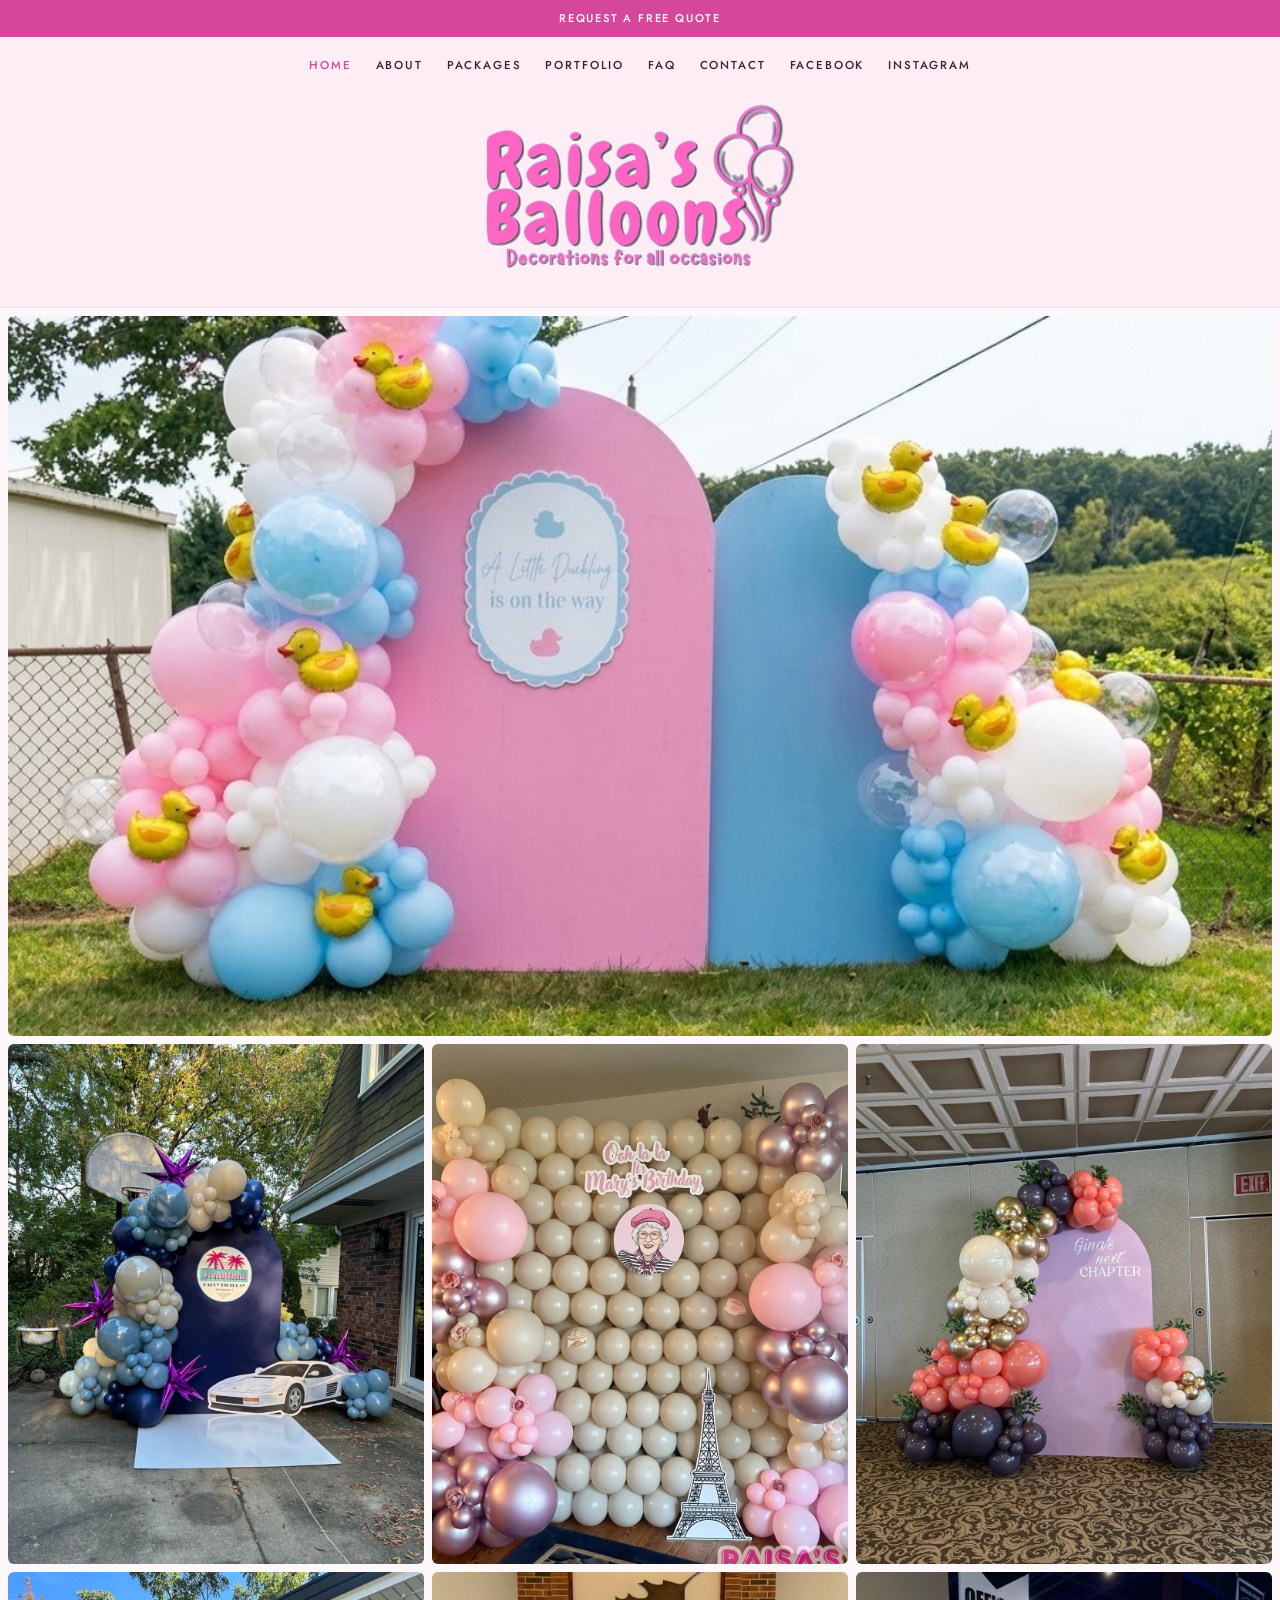
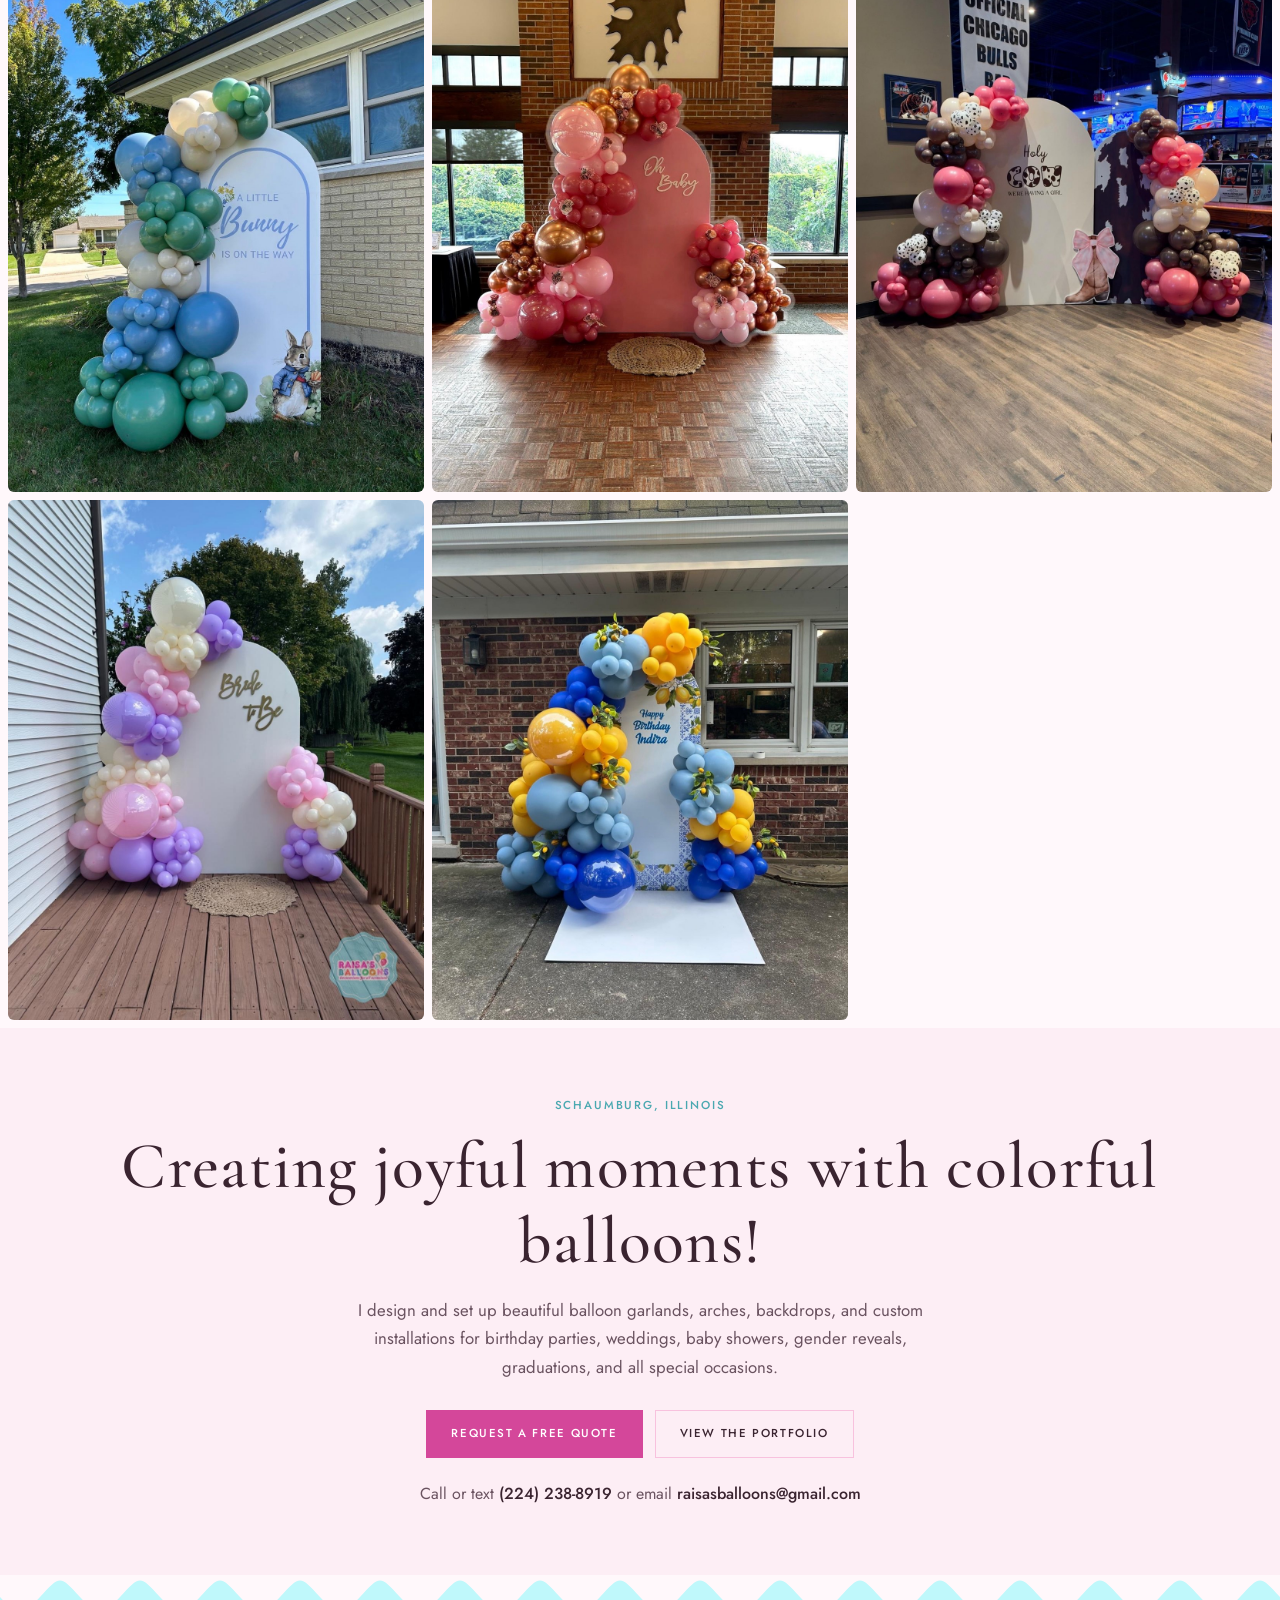
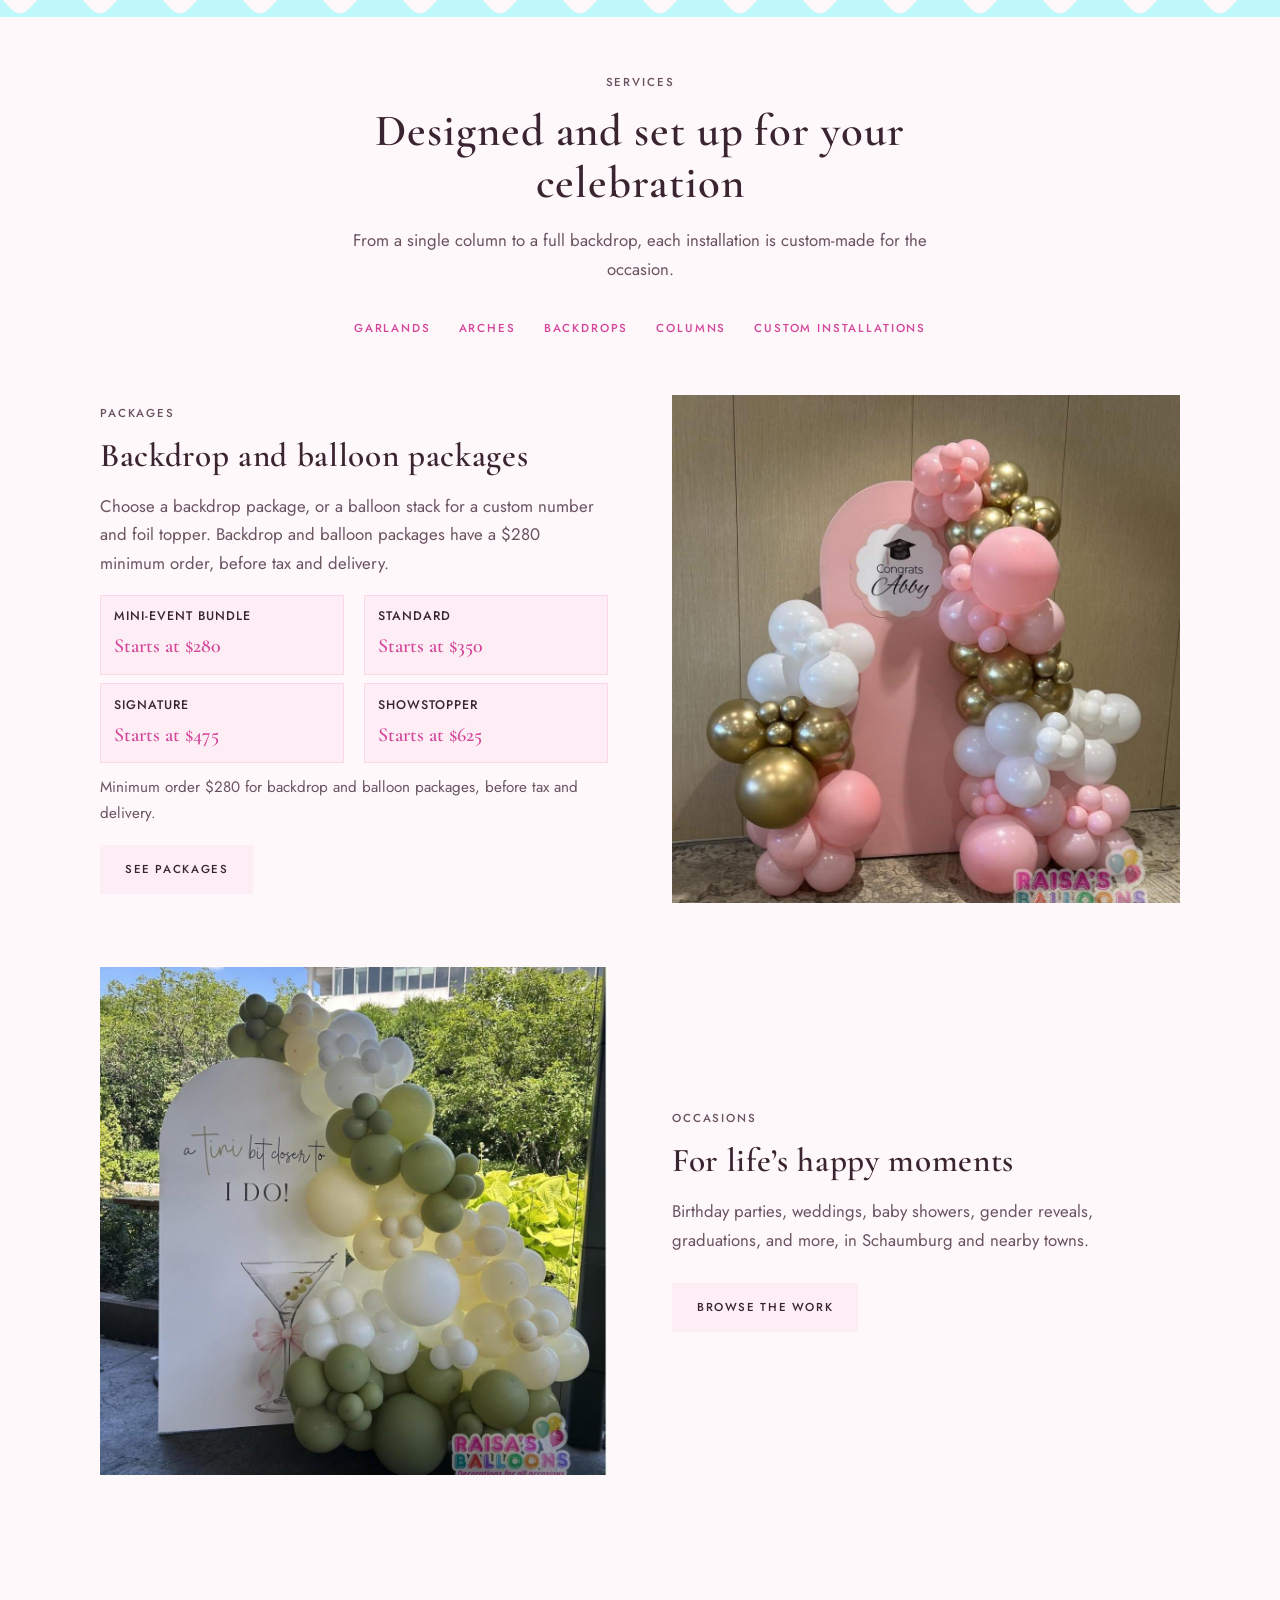
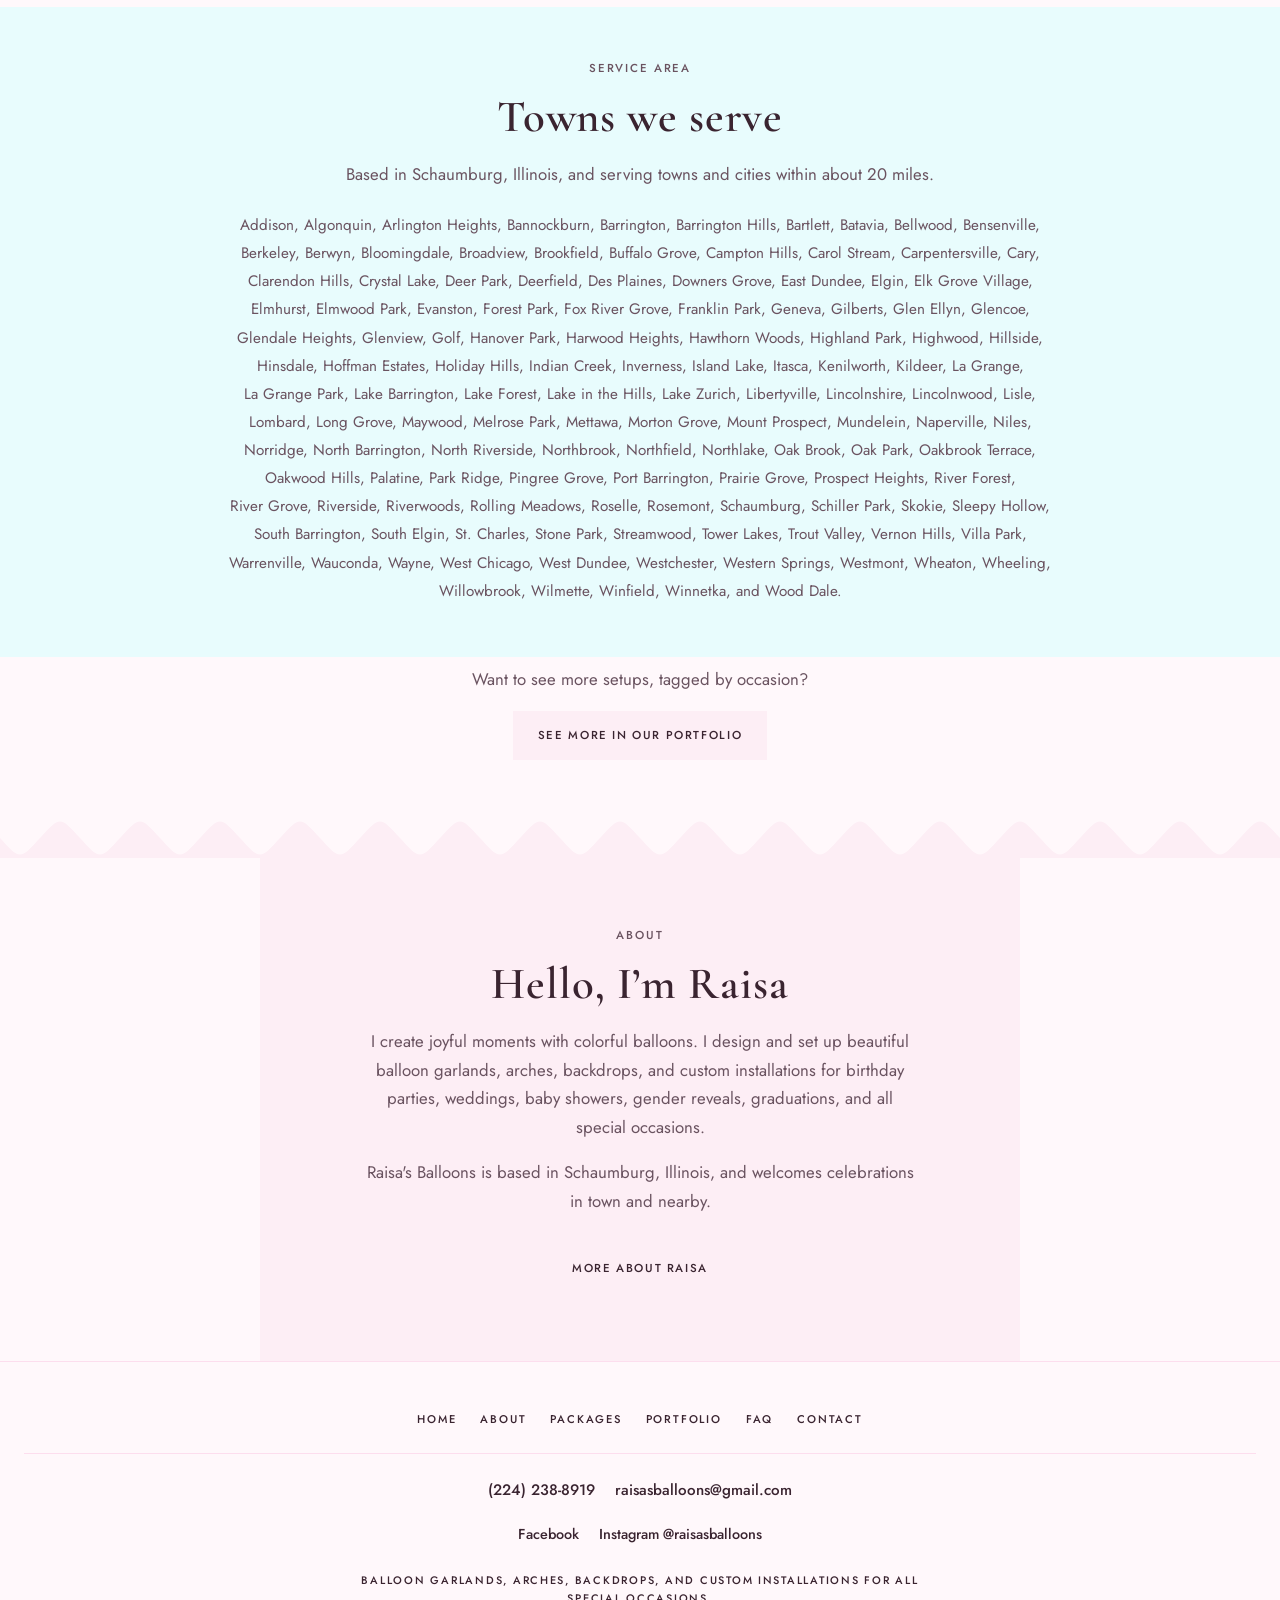
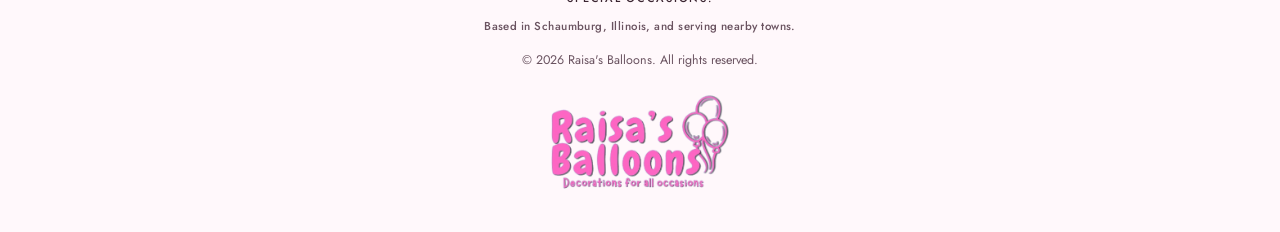
<file: index.html>
<!DOCTYPE html>
<html lang="en">
<head>
  <meta charset="utf-8">
  <meta name="viewport" content="width=device-width, initial-scale=1">
  <title>Raisa's Balloons | Balloon Decor in Schaumburg, IL</title>
  <meta name="description" content="Raisa's Balloons designs balloon garlands, arches, and backdrops in Schaumburg, Illinois, and nearby towns including Palatine, Hoffman Estates, and Elk Grove Village.">
  <link rel="icon" href="images/favicon.png" type="image/png">
  <link rel="apple-touch-icon" href="images/apple-touch-icon.png">
  <link rel="preconnect" href="https://fonts.googleapis.com">
  <link rel="preconnect" href="https://fonts.gstatic.com" crossorigin>
  <link href="https://fonts.googleapis.com/css2?family=Cormorant+Garamond:ital,wght@0,500;0,600;0,700;1,500&family=Fredoka:wght@500;600&family=Jost:ital,wght@0,300;0,400;0,500;0,600;1,400&display=swap" rel="stylesheet">
  <link rel="stylesheet" href="styles.css">
</head>
<body>
  <a class="skip-link" href="#main">Skip to content</a>
  <div class="topbar">
    <a href="https://www.honeybook.com/widget/raisas_balloons_300525/cf_id/6a5a841b2a270c5f07f671cb" target="_blank" rel="noopener">Request a free quote</a>
  </div>

  <header class="site-header">
    <input type="checkbox" id="nav-toggle" class="nav-toggle">
    <label for="nav-toggle" class="nav-toggle-btn">
      <span class="sr-only">Menu</span>
      <span class="nav-toggle-bar" aria-hidden="true"></span>
    </label>
    <nav class="site-nav" aria-label="Primary">
        <a href="index.html" aria-current="page">Home</a>
        <a href="about.html">About</a>
        <a href="packages.html">Packages</a>
        <a href="portfolio.html">Portfolio</a>
        <a href="faq.html">FAQ</a>
        <a href="contact.html">Contact</a>
        <a href="https://www.facebook.com/p/Raisas-Balloons-61575443287035/" target="_blank" rel="noopener">Facebook</a>
        <a href="https://www.instagram.com/raisasballoons/" target="_blank" rel="noopener">Instagram</a>
    </nav>
    <a class="brand" href="index.html" aria-label="Raisa's Balloons home">
      <img class="brand-logo" src="images/logo.png" width="898" height="491" alt="">
    </a>
  </header>
  <main id="main">
    <section class="featured-grid">
      <button type="button" class="gallery-item featured-wide"><img src="images/featured-7.jpg" width="1024" height="821" alt="Pink, blue, and white balloon garland with rubber duck foil balloons around pink and blue arch backdrops that read A little duckling is on the way."></button>
      <button type="button" class="gallery-item"><img src="images/featured-9.jpg" width="1080" height="1350" alt="Navy arch backdrop with blue, cream and navy balloon garland, purple star balloons, a palm-tree Happy Birthday Jonathan sign, and a white sports car cutout."></button>
      <button type="button" class="gallery-item"><img src="images/featured-8.jpg" width="1080" height="1350" alt="Cream balloon wall with pink and mauve garland, an Eiffel Tower cutout, and an Ooh la la, it's Mary's birthday sign."></button>
      <button type="button" class="gallery-item"><img src="images/featured-1.jpg" width="1080" height="1350" alt="Plum, coral, cream, and gold balloon garland around a lavender arch backdrop that reads Gina's next chapter."></button>
      <button type="button" class="gallery-item"><img src="images/featured-2.jpg" width="1080" height="1350" alt="Sage, green, blue, and cream balloon garland beside an arch backdrop that reads A little bunny is on the way."></button>
      <button type="button" class="gallery-item"><img src="images/featured-3.jpg" width="1080" height="1350" alt="Pink, rose, and copper balloon garland with flower accents around a pink arch backdrop that reads Oh Baby."></button>
      <button type="button" class="gallery-item"><img src="images/featured-4.jpg" width="1080" height="1350" alt="Pink, brown, cream, and cow-print balloon garland around a Holy Cow, we're having a girl backdrop."></button>
      <button type="button" class="gallery-item"><img src="images/featured-5.jpg" width="1080" height="1350" alt="Pink, lavender, and cream balloon garland around a white arch backdrop that reads Bride to Be."></button>
      <button type="button" class="gallery-item"><img src="images/featured-6.jpg" width="1080" height="1350" alt="Blue and yellow balloon garland with lemons around a Happy Birthday Indira backdrop."></button>
    </section>

    <section class="intro-band">
      <p class="eyebrow">Schaumburg, Illinois</p>
      <h1>Creating joyful moments with colorful balloons!</h1>
      <p class="lede">I design and set up beautiful balloon garlands, arches, backdrops, and custom installations for birthday parties, weddings, baby showers, gender reveals, graduations, and all special occasions.</p>
      <div class="cta-row">
        <a class="btn btn-primary" href="https://www.honeybook.com/widget/raisas_balloons_300525/cf_id/6a5a841b2a270c5f07f671cb" target="_blank" rel="noopener">Request a free quote</a>
        <a class="btn btn-ghost" href="portfolio.html">View the portfolio</a>
      </div>
      <p class="home-contact">Call or text <a href="tel:+12242388919">(224) 238-8919</a> or email <a href="mailto:raisasballoons@gmail.com">raisasballoons@gmail.com</a></p>
    </section>

    <div class="wave wave-aqua" aria-hidden="true"></div>

    <section class="offerings-tease">
      <div class="section-head">
        <p class="eyebrow">Services</p>
        <h2>Designed and set up for your celebration</h2>
        <p>From a single column to a full backdrop, each installation is custom-made for the occasion.</p>
      </div>
      <ul class="service-lines">
        <li>Garlands</li>
        <li>Arches</li>
        <li>Backdrops</li>
        <li>Columns</li>
        <li>Custom installations</li>
      </ul>

      <article class="split split-photo-right">
        <div class="split-copy">
          <p class="eyebrow">Packages</p>
          <h3>Backdrop and balloon packages</h3>
          <p>Choose a backdrop package, or a balloon stack for a custom number and foil topper. Backdrop and balloon packages have a $280 minimum order, before tax and delivery.</p>
          <ul class="home-tiers">
            <li><span>Mini-Event Bundle</span> <strong>Starts at $280</strong></li>
            <li><span>Standard</span> <strong>Starts at $350</strong></li>
            <li><span>Signature</span> <strong>Starts at $475</strong></li>
            <li><span>Showstopper</span> <strong>Starts at $625</strong></li>
          </ul>
          <p class="home-min">Minimum order $280 for backdrop and balloon packages, before tax and delivery.</p>
          <a class="btn btn-soft" href="packages.html">See packages</a>
        </div>
        <img src="images/gallery-07.jpg" width="1080" height="1080" alt="Pink, white, and gold balloon arch around a graduation backdrop.">
      </article>

      <article class="split split-photo-left">
        <img src="images/gallery-09.jpg" width="1080" height="1080" alt="Olive and cream balloon garland beside a bridal backdrop that reads a tini bit closer to I do.">
        <div class="split-copy">
          <p class="eyebrow">Occasions</p>
          <h3>For life’s happy moments</h3>
          <p>Birthday parties, weddings, baby showers, gender reveals, graduations, and more, in Schaumburg and nearby towns.</p>
          <a class="btn btn-soft" href="portfolio.html">Browse the work</a>
        </div>
      </article>
    </section>

    <section class="towns-serve" id="towns-we-serve">
      <div class="section-head">
        <p class="eyebrow">Service area</p>
        <h2>Towns we serve</h2>
        <p>Based in Schaumburg, Illinois, and serving towns and cities within about 20 miles.</p>
      </div>
      <p class="towns-list">Addison, Algonquin, <span class="town-name">Arlington Heights</span>, Bannockburn, Barrington, <span class="town-name">Barrington Hills</span>, Bartlett, Batavia, Bellwood, Bensenville, Berkeley, Berwyn, Bloomingdale, Broadview, Brookfield, <span class="town-name">Buffalo Grove</span>, <span class="town-name">Campton Hills</span>, <span class="town-name">Carol Stream</span>, Carpentersville, Cary, <span class="town-name">Clarendon Hills</span>, <span class="town-name">Crystal Lake</span>, <span class="town-name">Deer Park</span>, Deerfield, <span class="town-name">Des Plaines</span>, <span class="town-name">Downers Grove</span>, <span class="town-name">East Dundee</span>, Elgin, <span class="town-name">Elk Grove Village</span>, Elmhurst, <span class="town-name">Elmwood Park</span>, Evanston, <span class="town-name">Forest Park</span>, <span class="town-name">Fox River Grove</span>, <span class="town-name">Franklin Park</span>, Geneva, Gilberts, <span class="town-name">Glen Ellyn</span>, Glencoe, <span class="town-name">Glendale Heights</span>, Glenview, Golf, <span class="town-name">Hanover Park</span>, <span class="town-name">Harwood Heights</span>, <span class="town-name">Hawthorn Woods</span>, <span class="town-name">Highland Park</span>, Highwood, Hillside, Hinsdale, <span class="town-name">Hoffman Estates</span>, <span class="town-name">Holiday Hills</span>, <span class="town-name">Indian Creek</span>, Inverness, <span class="town-name">Island Lake</span>, Itasca, Kenilworth, Kildeer, <span class="town-name">La Grange</span>, <span class="town-name">La Grange Park</span>, <span class="town-name">Lake Barrington</span>, <span class="town-name">Lake Forest</span>, <span class="town-name">Lake in the Hills</span>, <span class="town-name">Lake Zurich</span>, Libertyville, Lincolnshire, Lincolnwood, Lisle, Lombard, <span class="town-name">Long Grove</span>, Maywood, <span class="town-name">Melrose Park</span>, Mettawa, <span class="town-name">Morton Grove</span>, <span class="town-name">Mount Prospect</span>, Mundelein, Naperville, Niles, Norridge, <span class="town-name">North Barrington</span>, <span class="town-name">North Riverside</span>, Northbrook, Northfield, Northlake, <span class="town-name">Oak Brook</span>, <span class="town-name">Oak Park</span>, <span class="town-name">Oakbrook Terrace</span>, <span class="town-name">Oakwood Hills</span>, Palatine, <span class="town-name">Park Ridge</span>, <span class="town-name">Pingree Grove</span>, <span class="town-name">Port Barrington</span>, <span class="town-name">Prairie Grove</span>, <span class="town-name">Prospect Heights</span>, <span class="town-name">River Forest</span>, <span class="town-name">River Grove</span>, Riverside, Riverwoods, <span class="town-name">Rolling Meadows</span>, Roselle, Rosemont, Schaumburg, <span class="town-name">Schiller Park</span>, Skokie, <span class="town-name">Sleepy Hollow</span>, <span class="town-name">South Barrington</span>, <span class="town-name">South Elgin</span>, <span class="town-name">St. Charles</span>, <span class="town-name">Stone Park</span>, Streamwood, <span class="town-name">Tower Lakes</span>, <span class="town-name">Trout Valley</span>, <span class="town-name">Vernon Hills</span>, <span class="town-name">Villa Park</span>, Warrenville, Wauconda, Wayne, <span class="town-name">West Chicago</span>, <span class="town-name">West Dundee</span>, Westchester, <span class="town-name">Western Springs</span>, Westmont, Wheaton, Wheeling, Willowbrook, Wilmette, Winfield, Winnetka, and <span class="town-name">Wood Dale</span>.</p>
    </section>

    <section class="portfolio-invite">
      <p>Want to see more setups, tagged by occasion?</p>
      <a class="btn btn-soft" href="portfolio.html">See more in our portfolio</a>
    </section>

    <div class="wave wave-blush" aria-hidden="true"></div>

    <section class="about-tease about-tease-solo">
      <div class="split-copy">
        <p class="eyebrow">About</p>
        <h2>Hello, I’m Raisa</h2>
        <p>I create joyful moments with colorful balloons. I design and set up beautiful balloon garlands, arches, backdrops, and custom installations for birthday parties, weddings, baby showers, gender reveals, graduations, and all special occasions.</p>
        <p>Raisa's Balloons is based in Schaumburg, Illinois, and welcomes celebrations in town and nearby.</p>
        <a class="btn btn-soft" href="about.html">More about Raisa</a>
      </div>
    </section>
  </main>
  <div class="lightbox" id="lightbox" hidden>
    <div class="lightbox-backdrop" data-close="true"></div>
    <button type="button" class="lightbox-close" data-close="true" aria-label="Close">×</button>
    <button type="button" class="lightbox-prev" aria-label="Previous photo">‹</button>
    <figure class="lightbox-figure">
      <img id="lightbox-image" src="images/gallery-01.jpg" alt="Balloon decoration photo">
      <figcaption id="lightbox-caption"></figcaption>
    </figure>
    <button type="button" class="lightbox-next" aria-label="Next photo">›</button>
  </div>

  <footer class="site-footer">
    <nav class="footer-nav" aria-label="Footer">
      <a href="index.html">Home</a>
      <a href="about.html">About</a>
      <a href="packages.html">Packages</a>
      <a href="portfolio.html">Portfolio</a>
      <a href="faq.html">FAQ</a>
      <a href="contact.html">Contact</a>
    </nav>
    <p class="footer-contact">
      <a href="tel:+12242388919">(224) 238-8919</a>
      <a href="mailto:raisasballoons@gmail.com">raisasballoons@gmail.com</a>
    </p>
    <p class="footer-social">
      <a href="https://www.facebook.com/p/Raisas-Balloons-61575443287035/" target="_blank" rel="noopener">Facebook</a>
      <a href="https://www.instagram.com/raisasballoons/" target="_blank" rel="noopener">Instagram @raisasballoons</a>
    </p>
    <p class="footer-specialty">Balloon garlands, arches, backdrops, and custom installations for all special occasions.</p>
    <p class="footer-place">Based in Schaumburg, Illinois, and serving nearby towns.</p>
    <p class="footer-copy">&copy; 2026 Raisa's Balloons. All rights reserved.</p>
    <img class="footer-logo" src="images/logo.png" width="898" height="491" alt="Raisa's Balloons">
  </footer>
  <script src="site.js"></script>
</body>
</html>
</file>
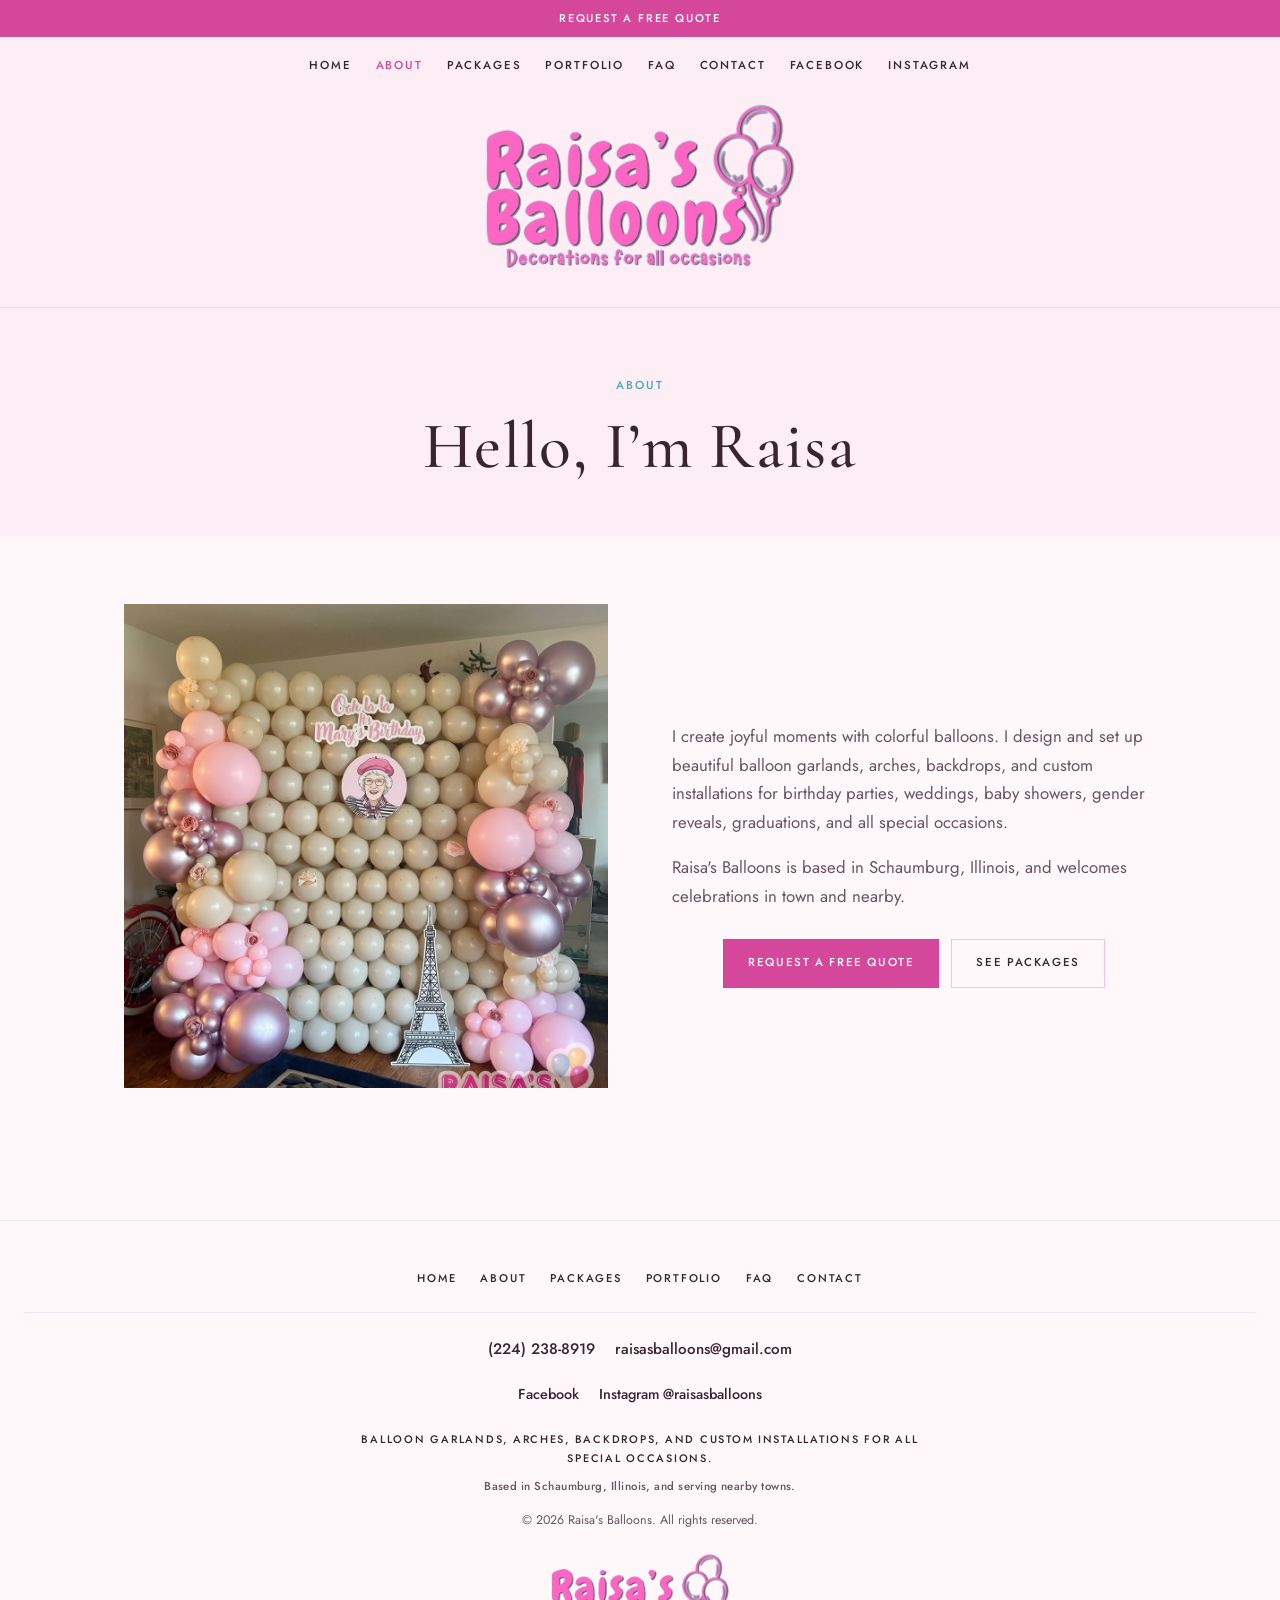
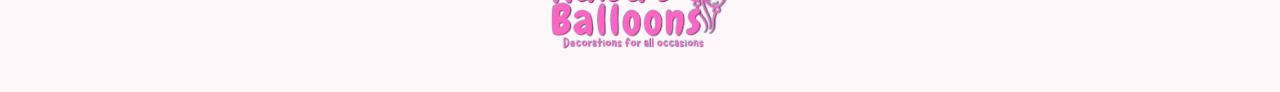
<file: about.html>
<!DOCTYPE html>
<html lang="en">
<head>
  <meta charset="utf-8">
  <meta name="viewport" content="width=device-width, initial-scale=1">
  <title>About Raisa | Raisa's Balloons</title>
  <meta name="description" content="Meet Raisa, who designs and sets up balloon garlands, arches, backdrops, and custom installations in Schaumburg, Illinois.">
  <link rel="icon" href="images/favicon.png" type="image/png">
  <link rel="apple-touch-icon" href="images/apple-touch-icon.png">
  <link rel="preconnect" href="https://fonts.googleapis.com">
  <link rel="preconnect" href="https://fonts.gstatic.com" crossorigin>
  <link href="https://fonts.googleapis.com/css2?family=Cormorant+Garamond:ital,wght@0,500;0,600;0,700;1,500&family=Fredoka:wght@500;600&family=Jost:ital,wght@0,300;0,400;0,500;0,600;1,400&display=swap" rel="stylesheet">
  <link rel="stylesheet" href="styles.css">
</head>
<body>
  <a class="skip-link" href="#main">Skip to content</a>
  <div class="topbar">
    <a href="https://www.honeybook.com/widget/raisas_balloons_300525/cf_id/6a5a841b2a270c5f07f671cb" target="_blank" rel="noopener">Request a free quote</a>
  </div>

  <header class="site-header">
    <input type="checkbox" id="nav-toggle" class="nav-toggle">
    <label for="nav-toggle" class="nav-toggle-btn">
      <span class="sr-only">Menu</span>
      <span class="nav-toggle-bar" aria-hidden="true"></span>
    </label>
    <nav class="site-nav" aria-label="Primary">
        <a href="index.html">Home</a>
        <a href="about.html" aria-current="page">About</a>
        <a href="packages.html">Packages</a>
        <a href="portfolio.html">Portfolio</a>
        <a href="faq.html">FAQ</a>
        <a href="contact.html">Contact</a>
        <a href="https://www.facebook.com/p/Raisas-Balloons-61575443287035/" target="_blank" rel="noopener">Facebook</a>
        <a href="https://www.instagram.com/raisasballoons/" target="_blank" rel="noopener">Instagram</a>
    </nav>
    <a class="brand" href="index.html" aria-label="Raisa's Balloons home">
      <img class="brand-logo" src="images/logo.png" width="898" height="491" alt="">
    </a>
  </header>
  <main id="main">
    <section class="page-intro">
      <p class="eyebrow">About</p>
      <h1>Hello, I’m Raisa</h1>
    </section>

    <section class="about-page">
      <img src="images/gallery-10.jpg" width="1080" height="1080" alt="A pastel metallic balloon wall created for a birthday celebration.">
      <div class="split-copy">
        <p>I create joyful moments with colorful balloons. I design and set up beautiful balloon garlands, arches, backdrops, and custom installations for birthday parties, weddings, baby showers, gender reveals, graduations, and all special occasions.</p>
        <p>Raisa's Balloons is based in Schaumburg, Illinois, and welcomes celebrations in town and nearby.</p>
        <div class="cta-row">
          <a class="btn btn-primary" href="https://www.honeybook.com/widget/raisas_balloons_300525/cf_id/6a5a841b2a270c5f07f671cb" target="_blank" rel="noopener">Request a free quote</a>
          <a class="btn btn-ghost" href="packages.html">See packages</a>
        </div>
      </div>
    </section>
  </main>
  <footer class="site-footer">
    <nav class="footer-nav" aria-label="Footer">
      <a href="index.html">Home</a>
      <a href="about.html">About</a>
      <a href="packages.html">Packages</a>
      <a href="portfolio.html">Portfolio</a>
      <a href="faq.html">FAQ</a>
      <a href="contact.html">Contact</a>
    </nav>
    <p class="footer-contact">
      <a href="tel:+12242388919">(224) 238-8919</a>
      <a href="mailto:raisasballoons@gmail.com">raisasballoons@gmail.com</a>
    </p>
    <p class="footer-social">
      <a href="https://www.facebook.com/p/Raisas-Balloons-61575443287035/" target="_blank" rel="noopener">Facebook</a>
      <a href="https://www.instagram.com/raisasballoons/" target="_blank" rel="noopener">Instagram @raisasballoons</a>
    </p>
    <p class="footer-specialty">Balloon garlands, arches, backdrops, and custom installations for all special occasions.</p>
    <p class="footer-place">Based in Schaumburg, Illinois, and serving nearby towns.</p>
    <p class="footer-copy">&copy; 2026 Raisa's Balloons. All rights reserved.</p>
    <img class="footer-logo" src="images/logo.png" width="898" height="491" alt="Raisa's Balloons">
  </footer>
  <script src="site.js"></script>
</body>
</html>
</file>
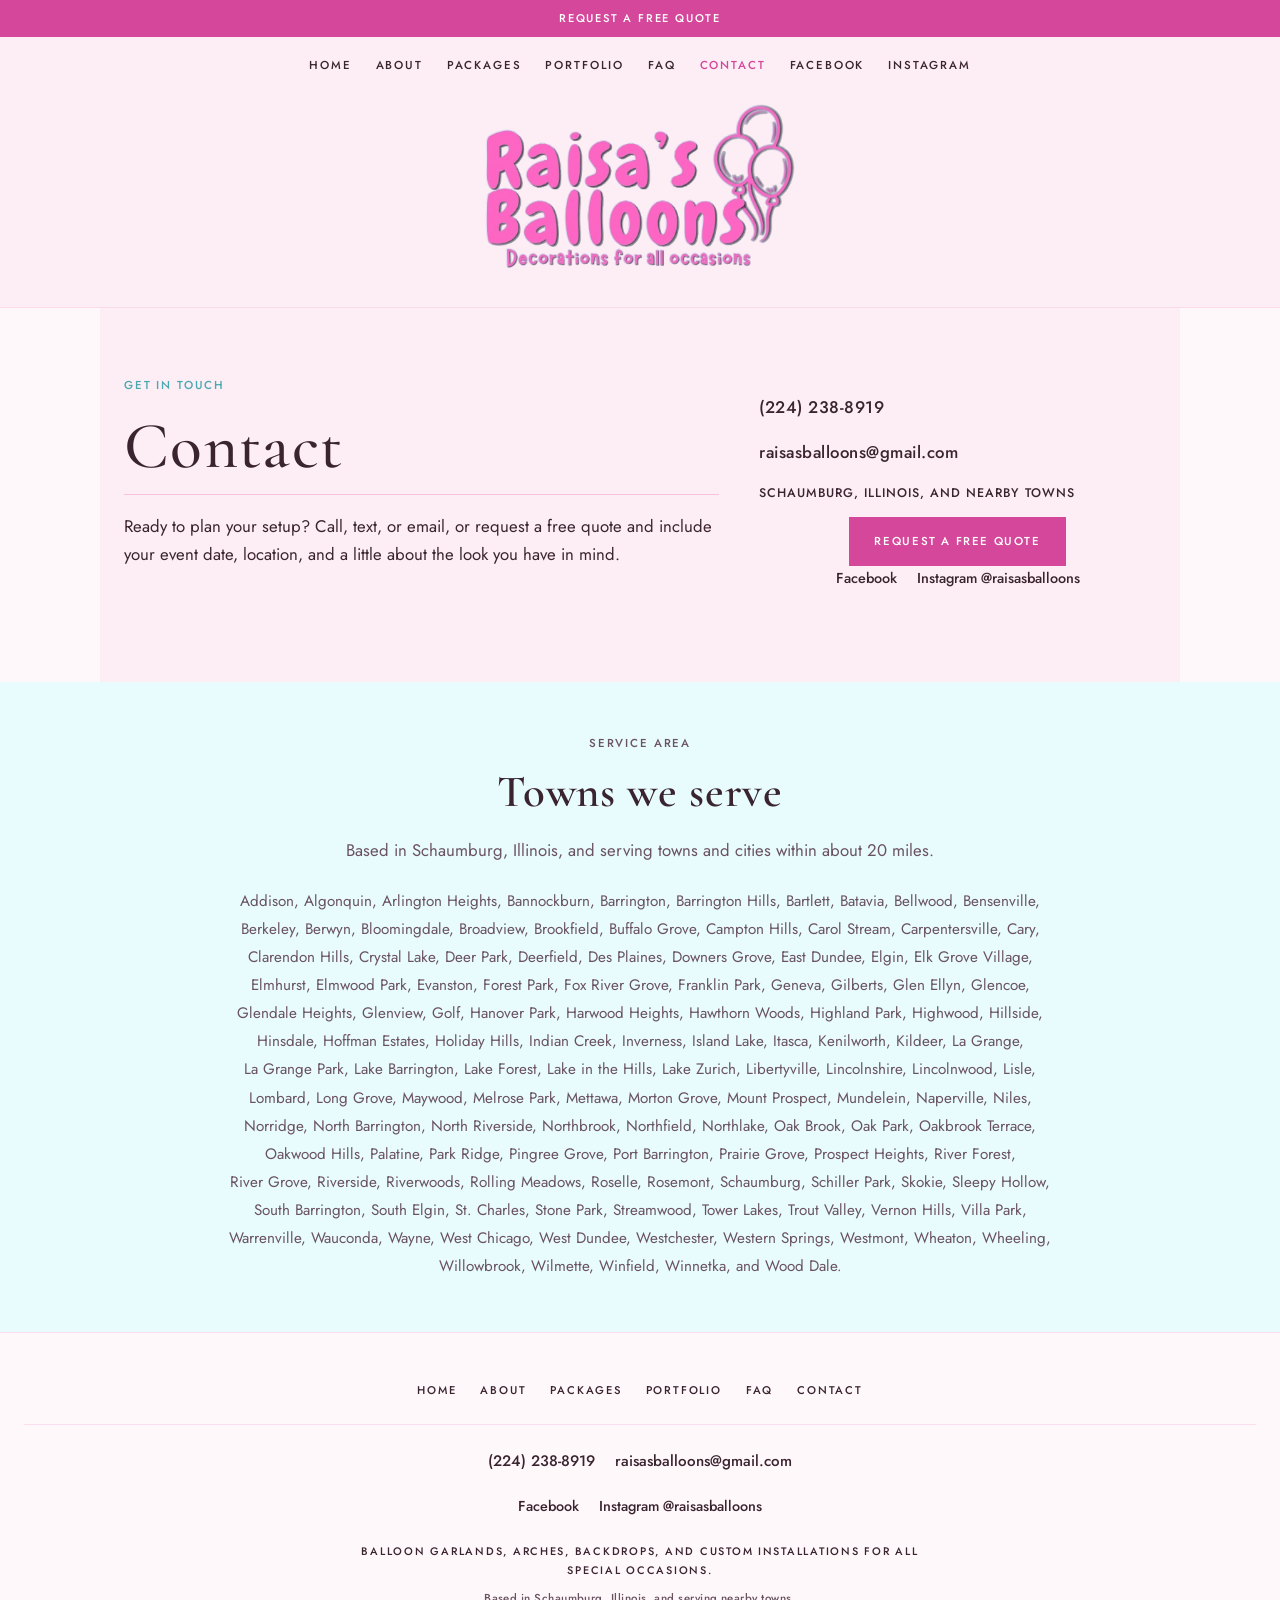
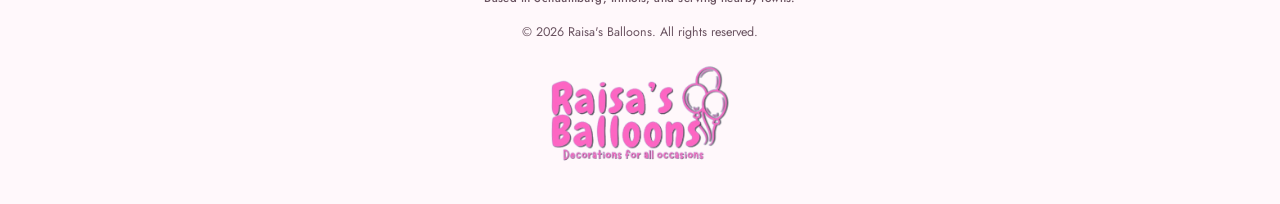
<file: contact.html>
<!DOCTYPE html>
<html lang="en">
<head>
  <meta charset="utf-8">
  <meta name="viewport" content="width=device-width, initial-scale=1">
  <title>Contact | Raisa's Balloons</title>
  <meta name="description" content="Call, text, or email Raisa's Balloons in Schaumburg, Illinois, and nearby towns including Palatine, Hoffman Estates, and Elk Grove Village.">
  <link rel="icon" href="images/favicon.png" type="image/png">
  <link rel="apple-touch-icon" href="images/apple-touch-icon.png">
  <link rel="preconnect" href="https://fonts.googleapis.com">
  <link rel="preconnect" href="https://fonts.gstatic.com" crossorigin>
  <link href="https://fonts.googleapis.com/css2?family=Cormorant+Garamond:ital,wght@0,500;0,600;0,700;1,500&family=Fredoka:wght@500;600&family=Jost:ital,wght@0,300;0,400;0,500;0,600;1,400&display=swap" rel="stylesheet">
  <link rel="stylesheet" href="styles.css">
</head>
<body>
  <a class="skip-link" href="#main">Skip to content</a>
  <div class="topbar">
    <a href="https://www.honeybook.com/widget/raisas_balloons_300525/cf_id/6a5a841b2a270c5f07f671cb" target="_blank" rel="noopener">Request a free quote</a>
  </div>

  <header class="site-header">
    <input type="checkbox" id="nav-toggle" class="nav-toggle">
    <label for="nav-toggle" class="nav-toggle-btn">
      <span class="sr-only">Menu</span>
      <span class="nav-toggle-bar" aria-hidden="true"></span>
    </label>
    <nav class="site-nav" aria-label="Primary">
        <a href="index.html">Home</a>
        <a href="about.html">About</a>
        <a href="packages.html">Packages</a>
        <a href="portfolio.html">Portfolio</a>
        <a href="faq.html">FAQ</a>
        <a href="contact.html" aria-current="page">Contact</a>
        <a href="https://www.facebook.com/p/Raisas-Balloons-61575443287035/" target="_blank" rel="noopener">Facebook</a>
        <a href="https://www.instagram.com/raisasballoons/" target="_blank" rel="noopener">Instagram</a>
    </nav>
    <a class="brand" href="index.html" aria-label="Raisa's Balloons home">
      <img class="brand-logo" src="images/logo.png" width="898" height="491" alt="">
    </a>
  </header>
  <main id="main">
    <section class="contact-page">
      <div class="contact-copy">
        <p class="eyebrow">Get in touch</p>
        <h1>Contact</h1>
        <p>Ready to plan your setup? Call, text, or email, or request a free quote and include your event date, location, and a little about the look you have in mind.</p>
      </div>
      <div class="contact-details">
        <p><a class="contact-link" href="tel:+12242388919">(224) 238-8919</a></p>
        <p><a class="contact-link" href="mailto:raisasballoons@gmail.com">raisasballoons@gmail.com</a></p>
        <p class="contact-place">Schaumburg, Illinois, and nearby towns</p>
        <div class="cta-row">
          <a class="btn btn-primary" href="https://www.honeybook.com/widget/raisas_balloons_300525/cf_id/6a5a841b2a270c5f07f671cb" target="_blank" rel="noopener">Request a free quote</a>
        </div>
        <p class="footer-social contact-social">
          <a href="https://www.facebook.com/p/Raisas-Balloons-61575443287035/" target="_blank" rel="noopener">Facebook</a>
          <a href="https://www.instagram.com/raisasballoons/" target="_blank" rel="noopener">Instagram @raisasballoons</a>
        </p>
      </div>
    </section>

    <section class="towns-serve towns-serve-page" id="towns-we-serve">
      <div class="section-head">
        <p class="eyebrow">Service area</p>
        <h2>Towns we serve</h2>
        <p>Based in Schaumburg, Illinois, and serving towns and cities within about 20 miles.</p>
      </div>
      <p class="towns-list">Addison, Algonquin, <span class="town-name">Arlington Heights</span>, Bannockburn, Barrington, <span class="town-name">Barrington Hills</span>, Bartlett, Batavia, Bellwood, Bensenville, Berkeley, Berwyn, Bloomingdale, Broadview, Brookfield, <span class="town-name">Buffalo Grove</span>, <span class="town-name">Campton Hills</span>, <span class="town-name">Carol Stream</span>, Carpentersville, Cary, <span class="town-name">Clarendon Hills</span>, <span class="town-name">Crystal Lake</span>, <span class="town-name">Deer Park</span>, Deerfield, <span class="town-name">Des Plaines</span>, <span class="town-name">Downers Grove</span>, <span class="town-name">East Dundee</span>, Elgin, <span class="town-name">Elk Grove Village</span>, Elmhurst, <span class="town-name">Elmwood Park</span>, Evanston, <span class="town-name">Forest Park</span>, <span class="town-name">Fox River Grove</span>, <span class="town-name">Franklin Park</span>, Geneva, Gilberts, <span class="town-name">Glen Ellyn</span>, Glencoe, <span class="town-name">Glendale Heights</span>, Glenview, Golf, <span class="town-name">Hanover Park</span>, <span class="town-name">Harwood Heights</span>, <span class="town-name">Hawthorn Woods</span>, <span class="town-name">Highland Park</span>, Highwood, Hillside, Hinsdale, <span class="town-name">Hoffman Estates</span>, <span class="town-name">Holiday Hills</span>, <span class="town-name">Indian Creek</span>, Inverness, <span class="town-name">Island Lake</span>, Itasca, Kenilworth, Kildeer, <span class="town-name">La Grange</span>, <span class="town-name">La Grange Park</span>, <span class="town-name">Lake Barrington</span>, <span class="town-name">Lake Forest</span>, <span class="town-name">Lake in the Hills</span>, <span class="town-name">Lake Zurich</span>, Libertyville, Lincolnshire, Lincolnwood, Lisle, Lombard, <span class="town-name">Long Grove</span>, Maywood, <span class="town-name">Melrose Park</span>, Mettawa, <span class="town-name">Morton Grove</span>, <span class="town-name">Mount Prospect</span>, Mundelein, Naperville, Niles, Norridge, <span class="town-name">North Barrington</span>, <span class="town-name">North Riverside</span>, Northbrook, Northfield, Northlake, <span class="town-name">Oak Brook</span>, <span class="town-name">Oak Park</span>, <span class="town-name">Oakbrook Terrace</span>, <span class="town-name">Oakwood Hills</span>, Palatine, <span class="town-name">Park Ridge</span>, <span class="town-name">Pingree Grove</span>, <span class="town-name">Port Barrington</span>, <span class="town-name">Prairie Grove</span>, <span class="town-name">Prospect Heights</span>, <span class="town-name">River Forest</span>, <span class="town-name">River Grove</span>, Riverside, Riverwoods, <span class="town-name">Rolling Meadows</span>, Roselle, Rosemont, Schaumburg, <span class="town-name">Schiller Park</span>, Skokie, <span class="town-name">Sleepy Hollow</span>, <span class="town-name">South Barrington</span>, <span class="town-name">South Elgin</span>, <span class="town-name">St. Charles</span>, <span class="town-name">Stone Park</span>, Streamwood, <span class="town-name">Tower Lakes</span>, <span class="town-name">Trout Valley</span>, <span class="town-name">Vernon Hills</span>, <span class="town-name">Villa Park</span>, Warrenville, Wauconda, Wayne, <span class="town-name">West Chicago</span>, <span class="town-name">West Dundee</span>, Westchester, <span class="town-name">Western Springs</span>, Westmont, Wheaton, Wheeling, Willowbrook, Wilmette, Winfield, Winnetka, and <span class="town-name">Wood Dale</span>.</p>
    </section>
  </main>
  <footer class="site-footer">
    <nav class="footer-nav" aria-label="Footer">
      <a href="index.html">Home</a>
      <a href="about.html">About</a>
      <a href="packages.html">Packages</a>
      <a href="portfolio.html">Portfolio</a>
      <a href="faq.html">FAQ</a>
      <a href="contact.html">Contact</a>
    </nav>
    <p class="footer-contact">
      <a href="tel:+12242388919">(224) 238-8919</a>
      <a href="mailto:raisasballoons@gmail.com">raisasballoons@gmail.com</a>
    </p>
    <p class="footer-social">
      <a href="https://www.facebook.com/p/Raisas-Balloons-61575443287035/" target="_blank" rel="noopener">Facebook</a>
      <a href="https://www.instagram.com/raisasballoons/" target="_blank" rel="noopener">Instagram @raisasballoons</a>
    </p>
    <p class="footer-specialty">Balloon garlands, arches, backdrops, and custom installations for all special occasions.</p>
    <p class="footer-place">Based in Schaumburg, Illinois, and serving nearby towns.</p>
    <p class="footer-copy">&copy; 2026 Raisa's Balloons. All rights reserved.</p>
    <img class="footer-logo" src="images/logo.png" width="898" height="491" alt="Raisa's Balloons">
  </footer>
  <script src="site.js"></script>
</body>
</html>
</file>
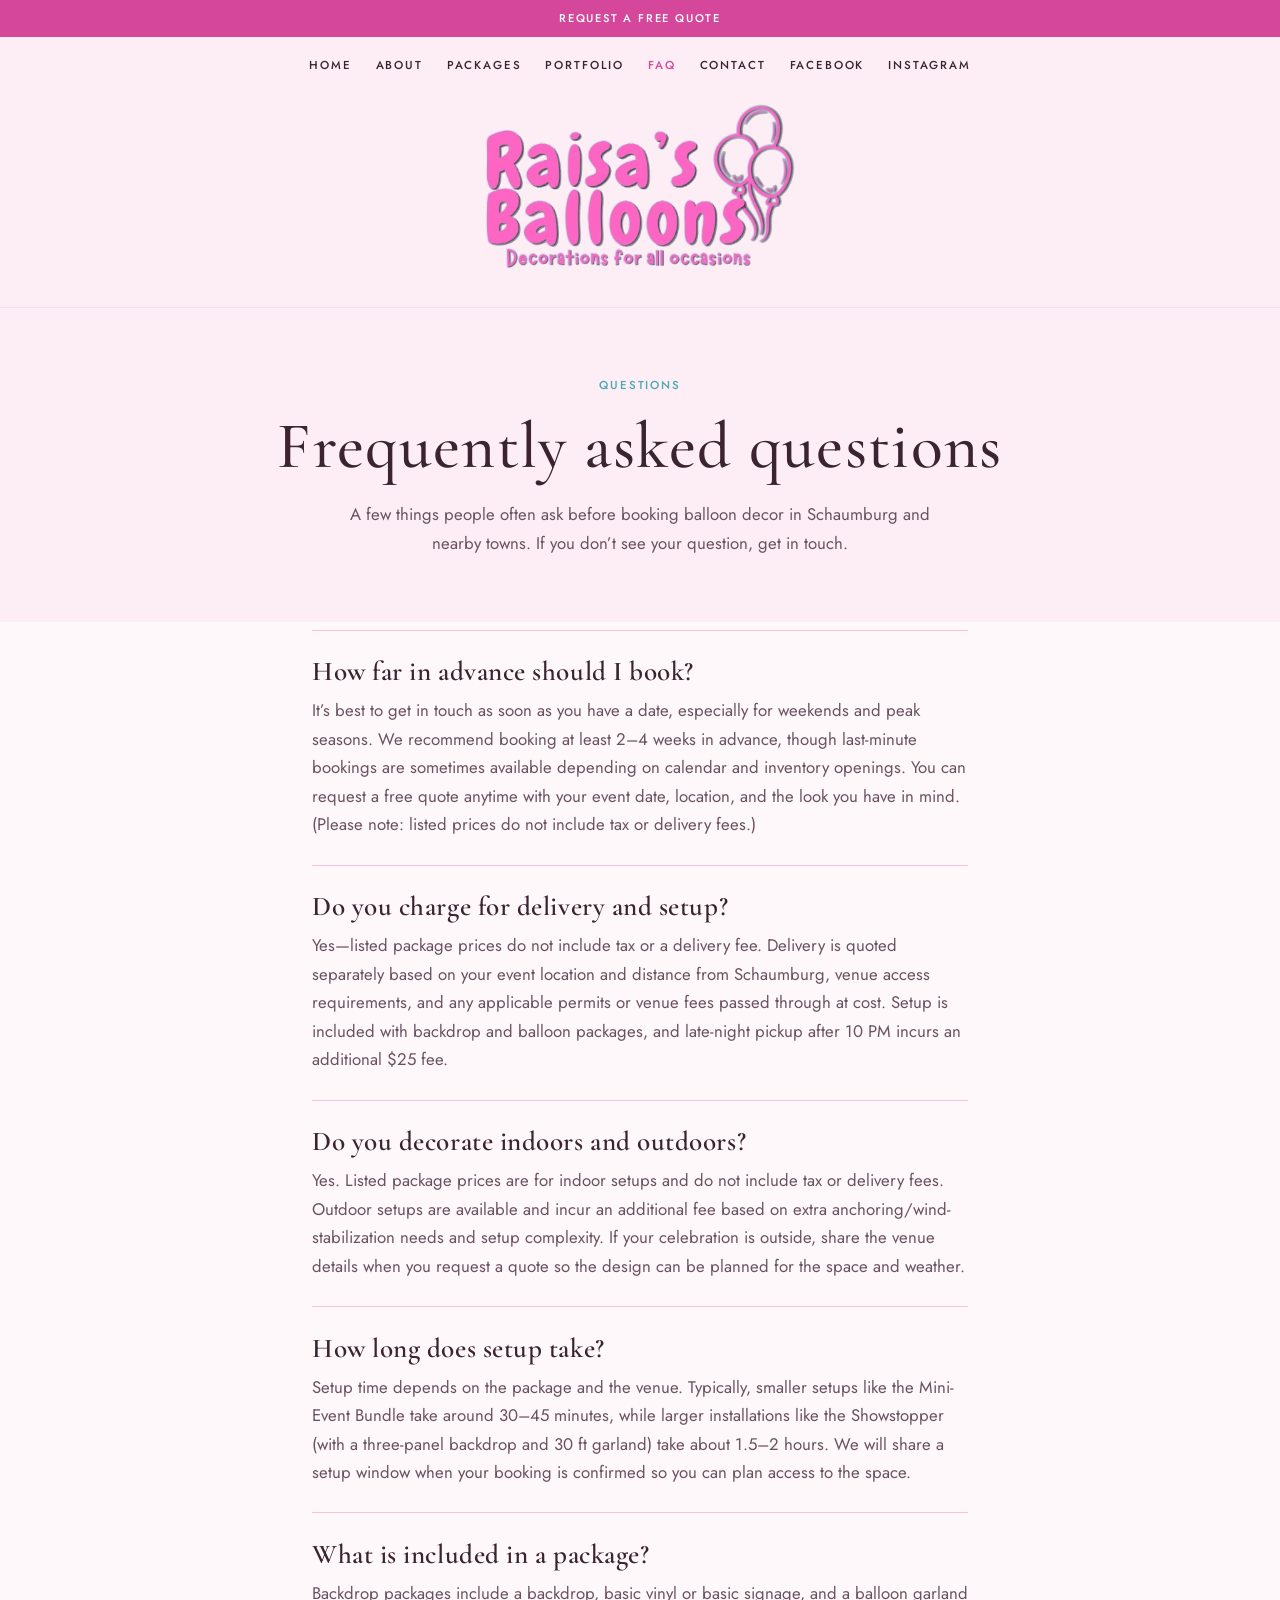
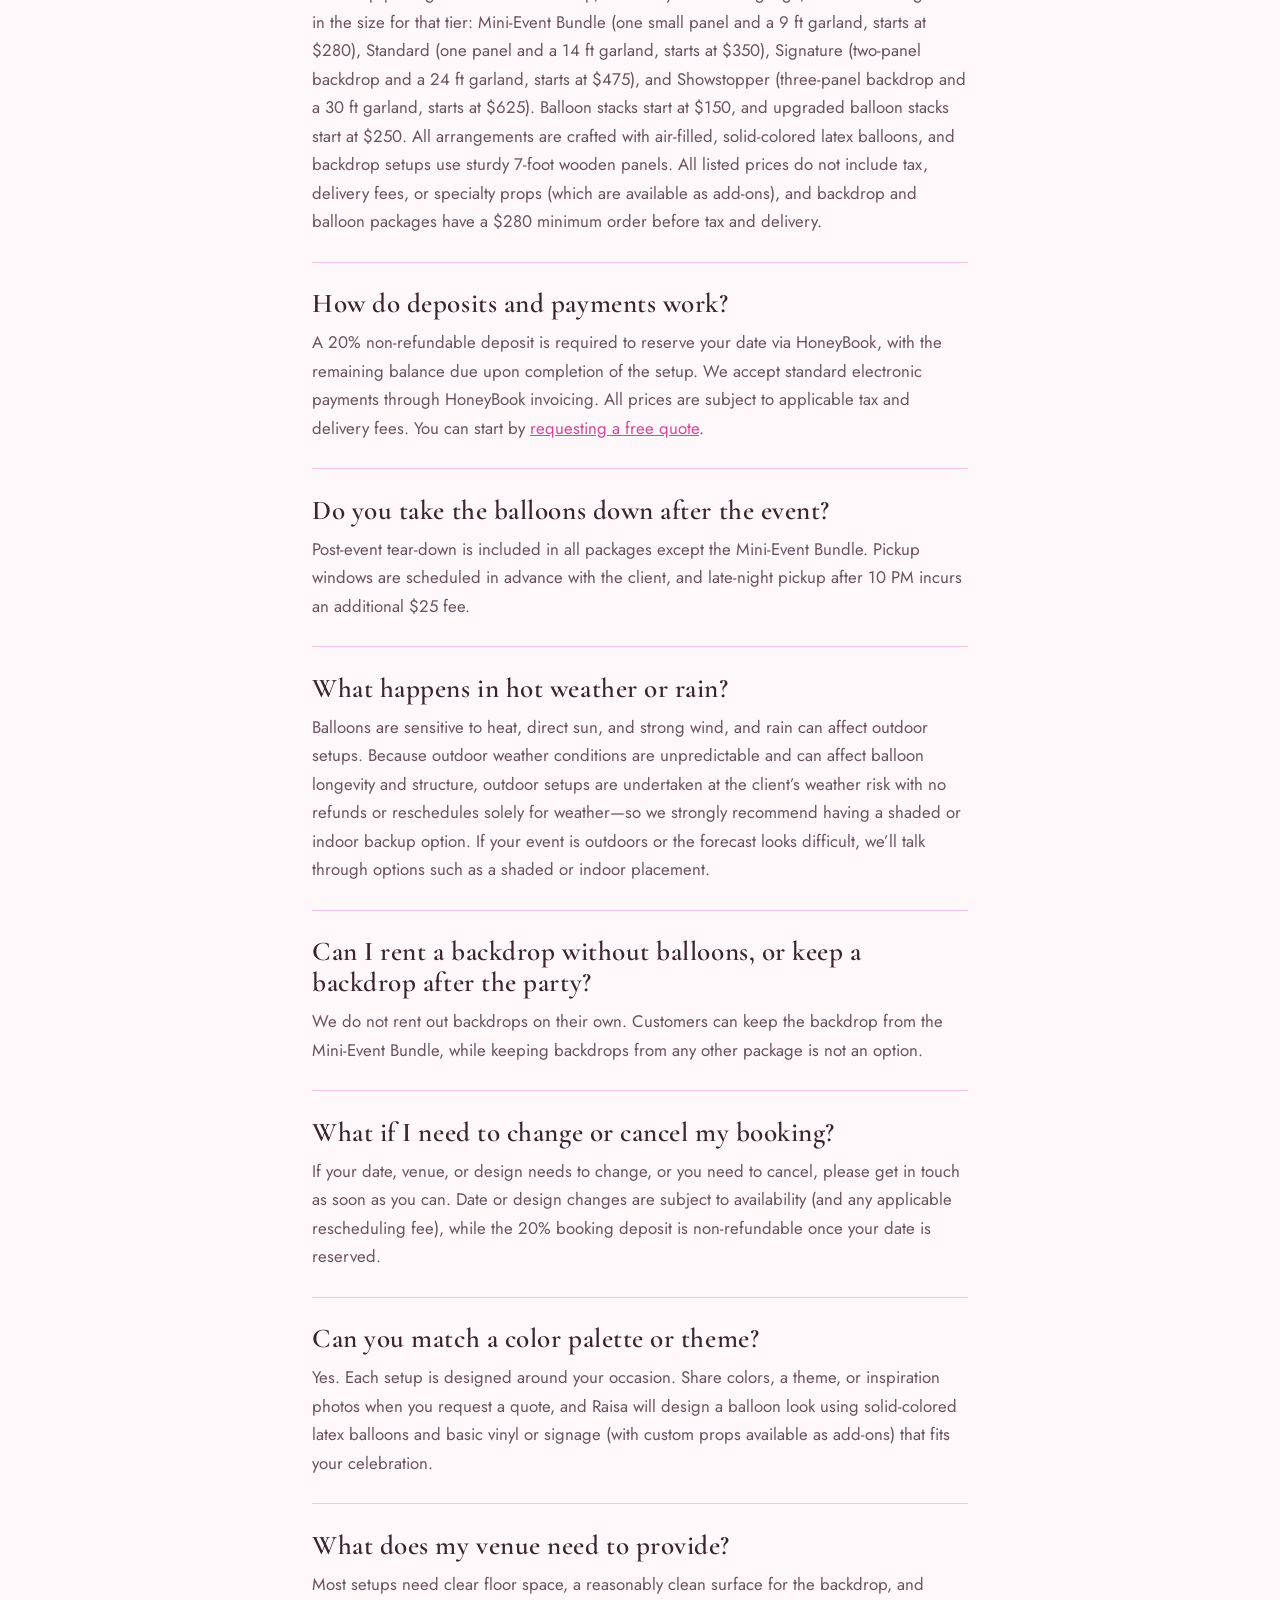
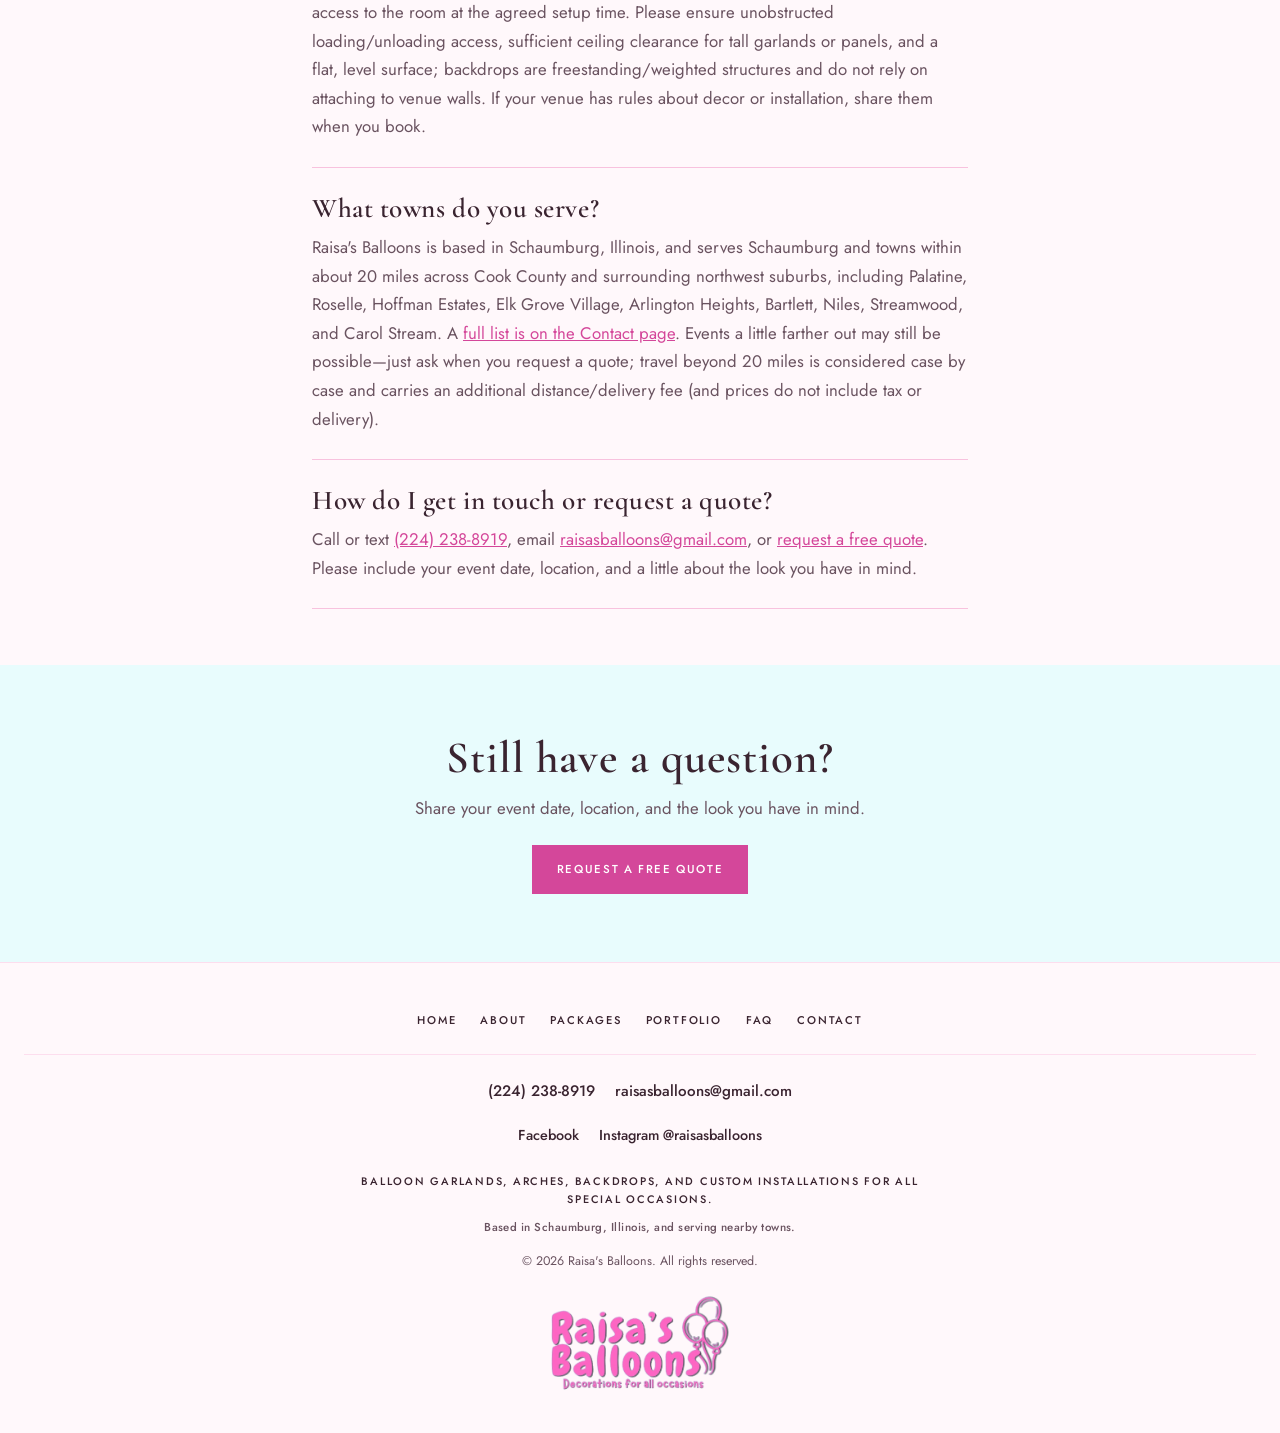
<file: faq.html>
<!DOCTYPE html>
<html lang="en">
<head>
  <meta charset="utf-8">
  <meta name="viewport" content="width=device-width, initial-scale=1">
  <title>FAQ | Raisa's Balloons</title>
  <meta name="description" content="Answers to common questions about booking, delivery, setup, and balloon decor from Raisa's Balloons in Schaumburg, Illinois.">
  <link rel="icon" href="images/favicon.png" type="image/png">
  <link rel="apple-touch-icon" href="images/apple-touch-icon.png">
  <link rel="preconnect" href="https://fonts.googleapis.com">
  <link rel="preconnect" href="https://fonts.gstatic.com" crossorigin>
  <link href="https://fonts.googleapis.com/css2?family=Cormorant+Garamond:ital,wght@0,500;0,600;0,700;1,500&family=Fredoka:wght@500;600&family=Jost:ital,wght@0,300;0,400;0,500;0,600;1,400&display=swap" rel="stylesheet">
  <link rel="stylesheet" href="styles.css">
</head>
<body>
  <a class="skip-link" href="#main">Skip to content</a>
  <div class="topbar">
    <a href="https://www.honeybook.com/widget/raisas_balloons_300525/cf_id/6a5a841b2a270c5f07f671cb" target="_blank" rel="noopener">Request a free quote</a>
  </div>

  <header class="site-header">
    <input type="checkbox" id="nav-toggle" class="nav-toggle">
    <label for="nav-toggle" class="nav-toggle-btn">
      <span class="sr-only">Menu</span>
      <span class="nav-toggle-bar" aria-hidden="true"></span>
    </label>
    <nav class="site-nav" aria-label="Primary">
        <a href="index.html">Home</a>
        <a href="about.html">About</a>
        <a href="packages.html">Packages</a>
        <a href="portfolio.html">Portfolio</a>
        <a href="faq.html" aria-current="page">FAQ</a>
        <a href="contact.html">Contact</a>
        <a href="https://www.facebook.com/p/Raisas-Balloons-61575443287035/" target="_blank" rel="noopener">Facebook</a>
        <a href="https://www.instagram.com/raisasballoons/" target="_blank" rel="noopener">Instagram</a>
    </nav>
    <a class="brand" href="index.html" aria-label="Raisa's Balloons home">
      <img class="brand-logo" src="images/logo.png" width="898" height="491" alt="">
    </a>
  </header>
  <main id="main">
    <section class="page-intro">
      <p class="eyebrow">Questions</p>
      <h1>Frequently asked questions</h1>
      <p class="lede">A few things people often ask before booking balloon decor in Schaumburg and nearby towns. If you don’t see your question, get in touch.</p>
    </section>

    <section class="faq-list">
      <article class="faq-item">
        <h2>How far in advance should I book?</h2>
        <p>It’s best to get in touch as soon as you have a date, especially for weekends and peak seasons. We recommend booking at least 2–4 weeks in advance, though last-minute bookings are sometimes available depending on calendar and inventory openings. You can request a free quote anytime with your event date, location, and the look you have in mind. (Please note: listed prices do not include tax or delivery fees.)</p>
      </article>

      <article class="faq-item">
        <h2>Do you charge for delivery and setup?</h2>
        <p>Yes—listed package prices do not include tax or a delivery fee. Delivery is quoted separately based on your event location and distance from Schaumburg, venue access requirements, and any applicable permits or venue fees passed through at cost. Setup is included with backdrop and balloon packages, and late-night pickup after 10 PM incurs an additional $25 fee.</p>
      </article>

      <article class="faq-item">
        <h2>Do you decorate indoors and outdoors?</h2>
        <p>Yes. Listed package prices are for indoor setups and do not include tax or delivery fees. Outdoor setups are available and incur an additional fee based on extra anchoring/wind-stabilization needs and setup complexity. If your celebration is outside, share the venue details when you request a quote so the design can be planned for the space and weather.</p>
      </article>

      <article class="faq-item">
        <h2>How long does setup take?</h2>
        <p>Setup time depends on the package and the venue. Typically, smaller setups like the Mini-Event Bundle take around 30–45 minutes, while larger installations like the Showstopper (with a three-panel backdrop and 30 ft garland) take about 1.5–2 hours. We will share a setup window when your booking is confirmed so you can plan access to the space.</p>
      </article>

      <article class="faq-item">
        <h2>What is included in a package?</h2>
        <p>Backdrop packages include a backdrop, basic vinyl or basic signage, and a balloon garland in the size for that tier: Mini-Event Bundle (one small panel and a 9 ft garland, starts at $280), Standard (one panel and a 14 ft garland, starts at $350), Signature (two-panel backdrop and a 24 ft garland, starts at $475), and Showstopper (three-panel backdrop and a 30 ft garland, starts at $625). Balloon stacks start at $150, and upgraded balloon stacks start at $250. All arrangements are crafted with air-filled, solid-colored latex balloons, and backdrop setups use sturdy 7-foot wooden panels. All listed prices do not include tax, delivery fees, or specialty props (which are available as add-ons), and backdrop and balloon packages have a $280 minimum order before tax and delivery.</p>
      </article>

      <article class="faq-item">
        <h2>How do deposits and payments work?</h2>
        <p>A 20% non-refundable deposit is required to reserve your date via HoneyBook, with the remaining balance due upon completion of the setup. We accept standard electronic payments through HoneyBook invoicing. All prices are subject to applicable tax and delivery fees. You can start by <a href="https://www.honeybook.com/widget/raisas_balloons_300525/cf_id/6a5a841b2a270c5f07f671cb" target="_blank" rel="noopener">requesting a free quote</a>.</p>
      </article>

      <article class="faq-item">
        <h2>Do you take the balloons down after the event?</h2>
        <p>Post-event tear-down is included in all packages except the Mini-Event Bundle. Pickup windows are scheduled in advance with the client, and late-night pickup after 10 PM incurs an additional $25 fee.</p>
      </article>

      <article class="faq-item">
        <h2>What happens in hot weather or rain?</h2>
        <p>Balloons are sensitive to heat, direct sun, and strong wind, and rain can affect outdoor setups. Because outdoor weather conditions are unpredictable and can affect balloon longevity and structure, outdoor setups are undertaken at the client’s weather risk with no refunds or reschedules solely for weather—so we strongly recommend having a shaded or indoor backup option. If your event is outdoors or the forecast looks difficult, we’ll talk through options such as a shaded or indoor placement.</p>
      </article>

      <article class="faq-item">
        <h2>Can I rent a backdrop without balloons, or keep a backdrop after the party?</h2>
        <p>We do not rent out backdrops on their own. Customers can keep the backdrop from the Mini-Event Bundle, while keeping backdrops from any other package is not an option.</p>
      </article>

      <article class="faq-item">
        <h2>What if I need to change or cancel my booking?</h2>
        <p>If your date, venue, or design needs to change, or you need to cancel, please get in touch as soon as you can. Date or design changes are subject to availability (and any applicable rescheduling fee), while the 20% booking deposit is non-refundable once your date is reserved.</p>
      </article>

      <article class="faq-item">
        <h2>Can you match a color palette or theme?</h2>
        <p>Yes. Each setup is designed around your occasion. Share colors, a theme, or inspiration photos when you request a quote, and Raisa will design a balloon look using solid-colored latex balloons and basic vinyl or signage (with custom props available as add-ons) that fits your celebration.</p>
      </article>

      <article class="faq-item">
        <h2>What does my venue need to provide?</h2>
        <p>Most setups need clear floor space, a reasonably clean surface for the backdrop, and access to the room at the agreed setup time. Please ensure unobstructed loading/unloading access, sufficient ceiling clearance for tall garlands or panels, and a flat, level surface; backdrops are freestanding/weighted structures and do not rely on attaching to venue walls. If your venue has rules about decor or installation, share them when you book.</p>
      </article>

      <article class="faq-item">
        <h2>What towns do you serve?</h2>
        <p>Raisa's Balloons is based in Schaumburg, Illinois, and serves Schaumburg and towns within about 20 miles across Cook County and surrounding northwest suburbs, including Palatine, Roselle, Hoffman Estates, Elk Grove Village, Arlington Heights, Bartlett, Niles, Streamwood, and Carol Stream. A <a href="contact.html#towns-we-serve">full list is on the Contact page</a>. Events a little farther out may still be possible—just ask when you request a quote; travel beyond 20 miles is considered case by case and carries an additional distance/delivery fee (and prices do not include tax or delivery).</p>
      </article>

      <article class="faq-item">
        <h2>How do I get in touch or request a quote?</h2>
        <p>Call or text <a href="tel:+12242388919">(224) 238-8919</a>, email <a href="mailto:raisasballoons@gmail.com">raisasballoons@gmail.com</a>, or <a href="https://www.honeybook.com/widget/raisas_balloons_300525/cf_id/6a5a841b2a270c5f07f671cb" target="_blank" rel="noopener">request a free quote</a>. Please include your event date, location, and a little about the look you have in mind.</p>
      </article>
    </section>

    <section class="cta-band">
      <h2>Still have a question?</h2>
      <p>Share your event date, location, and the look you have in mind.</p>
      <a class="btn btn-primary" href="https://www.honeybook.com/widget/raisas_balloons_300525/cf_id/6a5a841b2a270c5f07f671cb" target="_blank" rel="noopener">Request a free quote</a>
    </section>
  </main>
  <footer class="site-footer">
    <nav class="footer-nav" aria-label="Footer">
      <a href="index.html">Home</a>
      <a href="about.html">About</a>
      <a href="packages.html">Packages</a>
      <a href="portfolio.html">Portfolio</a>
      <a href="faq.html">FAQ</a>
      <a href="contact.html">Contact</a>
    </nav>
    <p class="footer-contact">
      <a href="tel:+12242388919">(224) 238-8919</a>
      <a href="mailto:raisasballoons@gmail.com">raisasballoons@gmail.com</a>
    </p>
    <p class="footer-social">
      <a href="https://www.facebook.com/p/Raisas-Balloons-61575443287035/" target="_blank" rel="noopener">Facebook</a>
      <a href="https://www.instagram.com/raisasballoons/" target="_blank" rel="noopener">Instagram @raisasballoons</a>
    </p>
    <p class="footer-specialty">Balloon garlands, arches, backdrops, and custom installations for all special occasions.</p>
    <p class="footer-place">Based in Schaumburg, Illinois, and serving nearby towns.</p>
    <p class="footer-copy">&copy; 2026 Raisa's Balloons. All rights reserved.</p>
    <img class="footer-logo" src="images/logo.png" width="898" height="491" alt="Raisa's Balloons">
  </footer>
  <script src="site.js"></script>
</body>
</html>
</file>
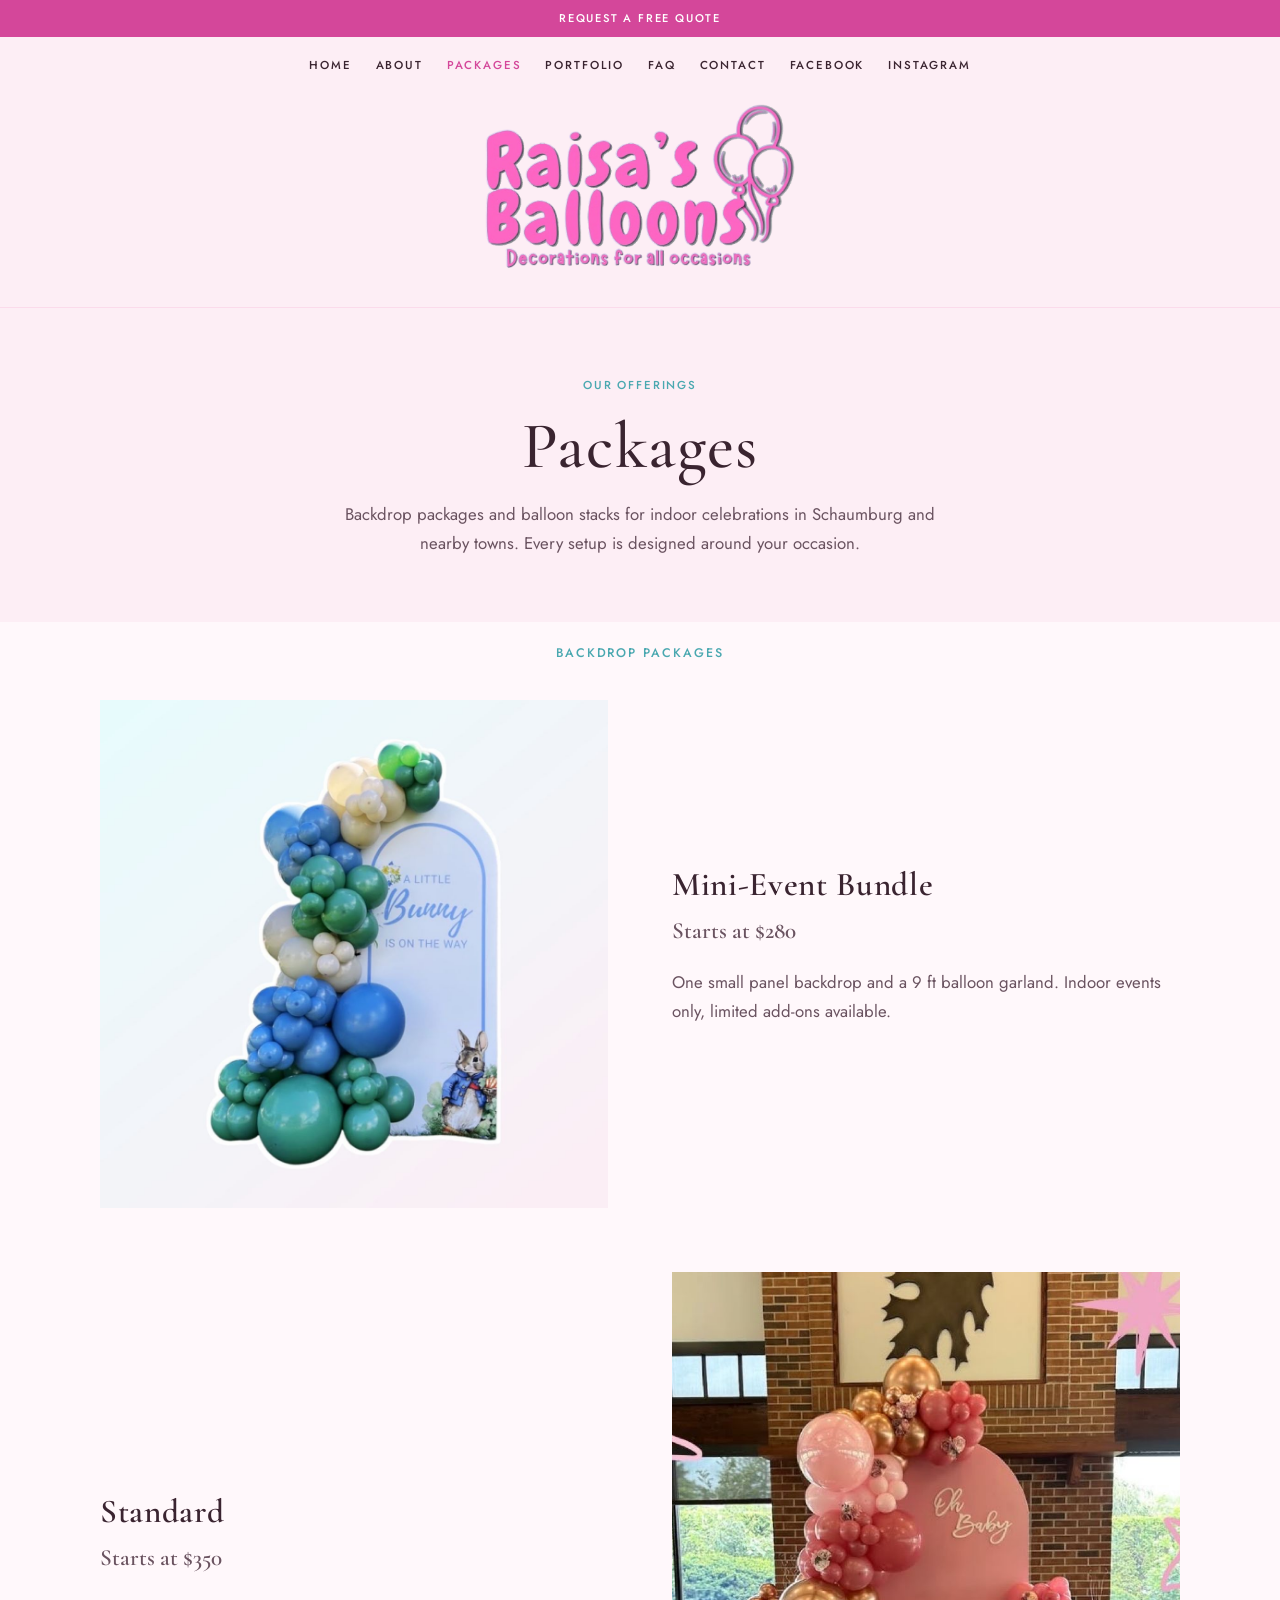
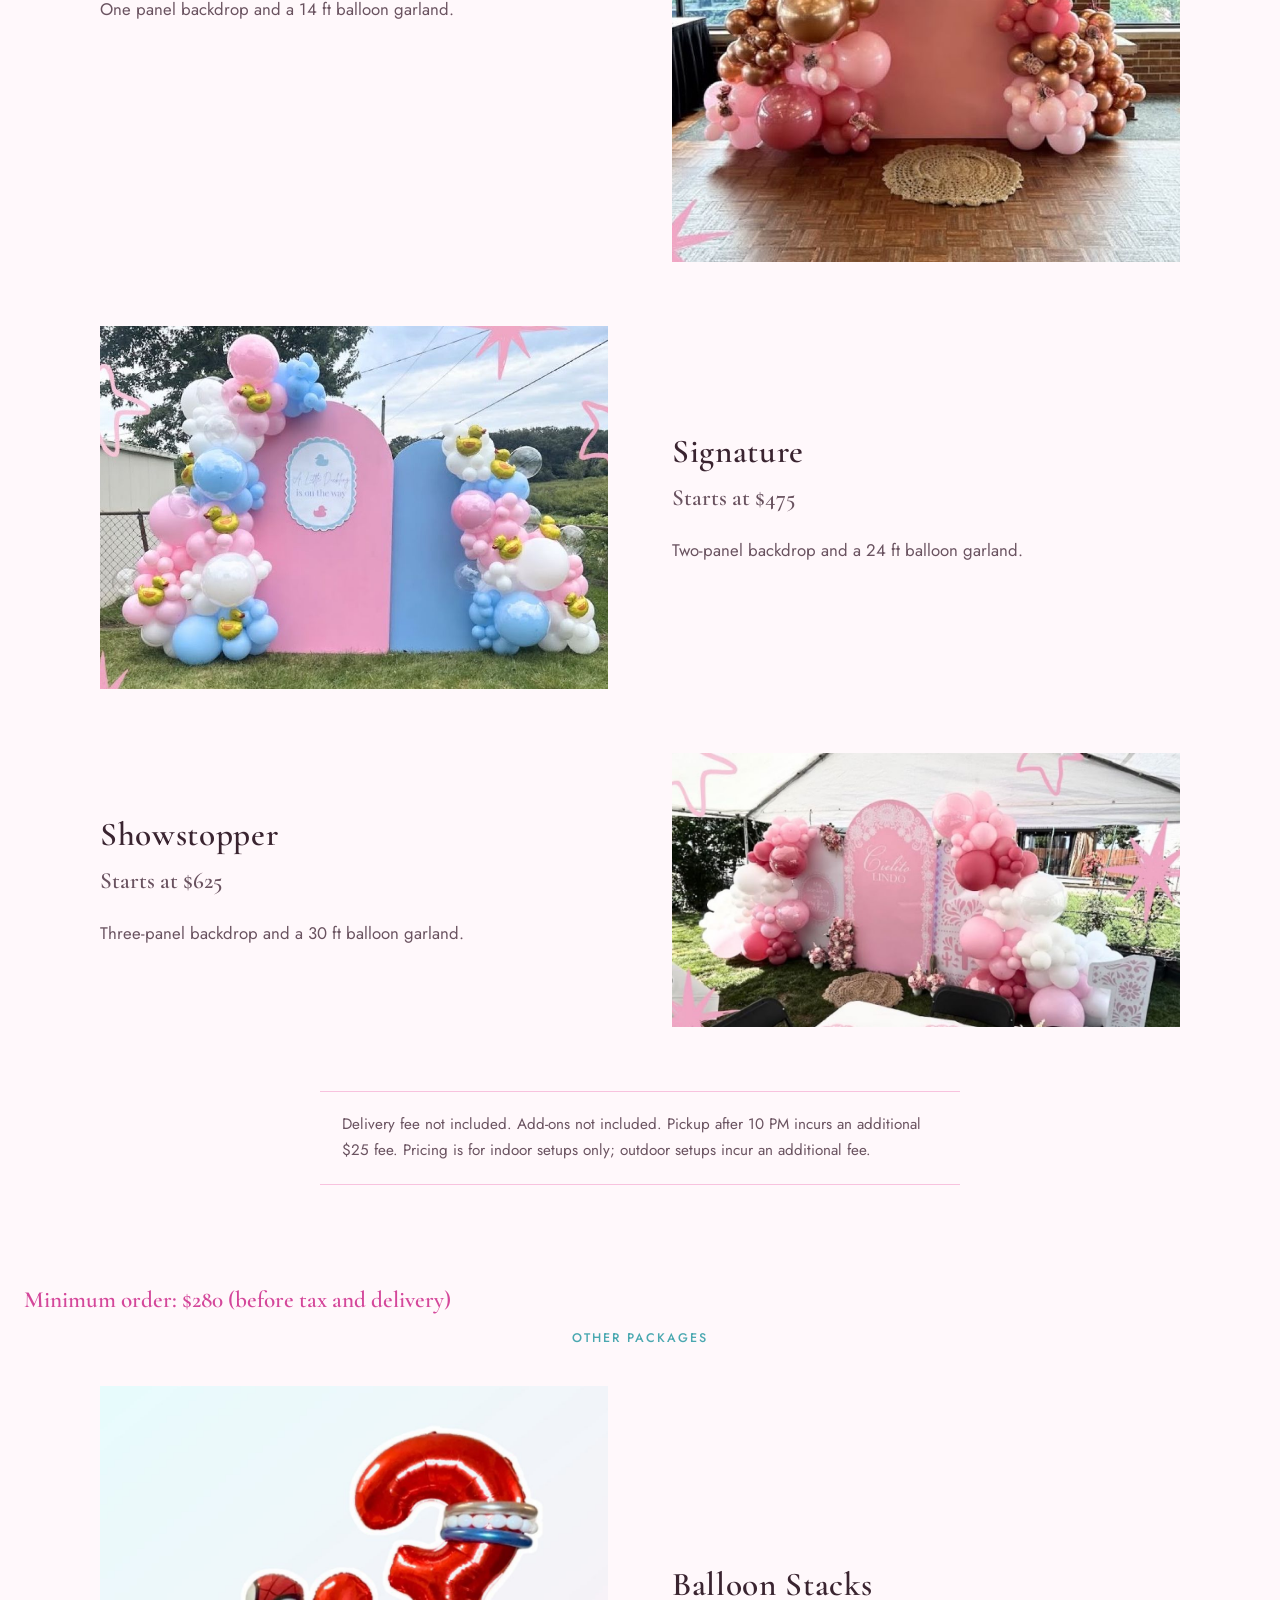
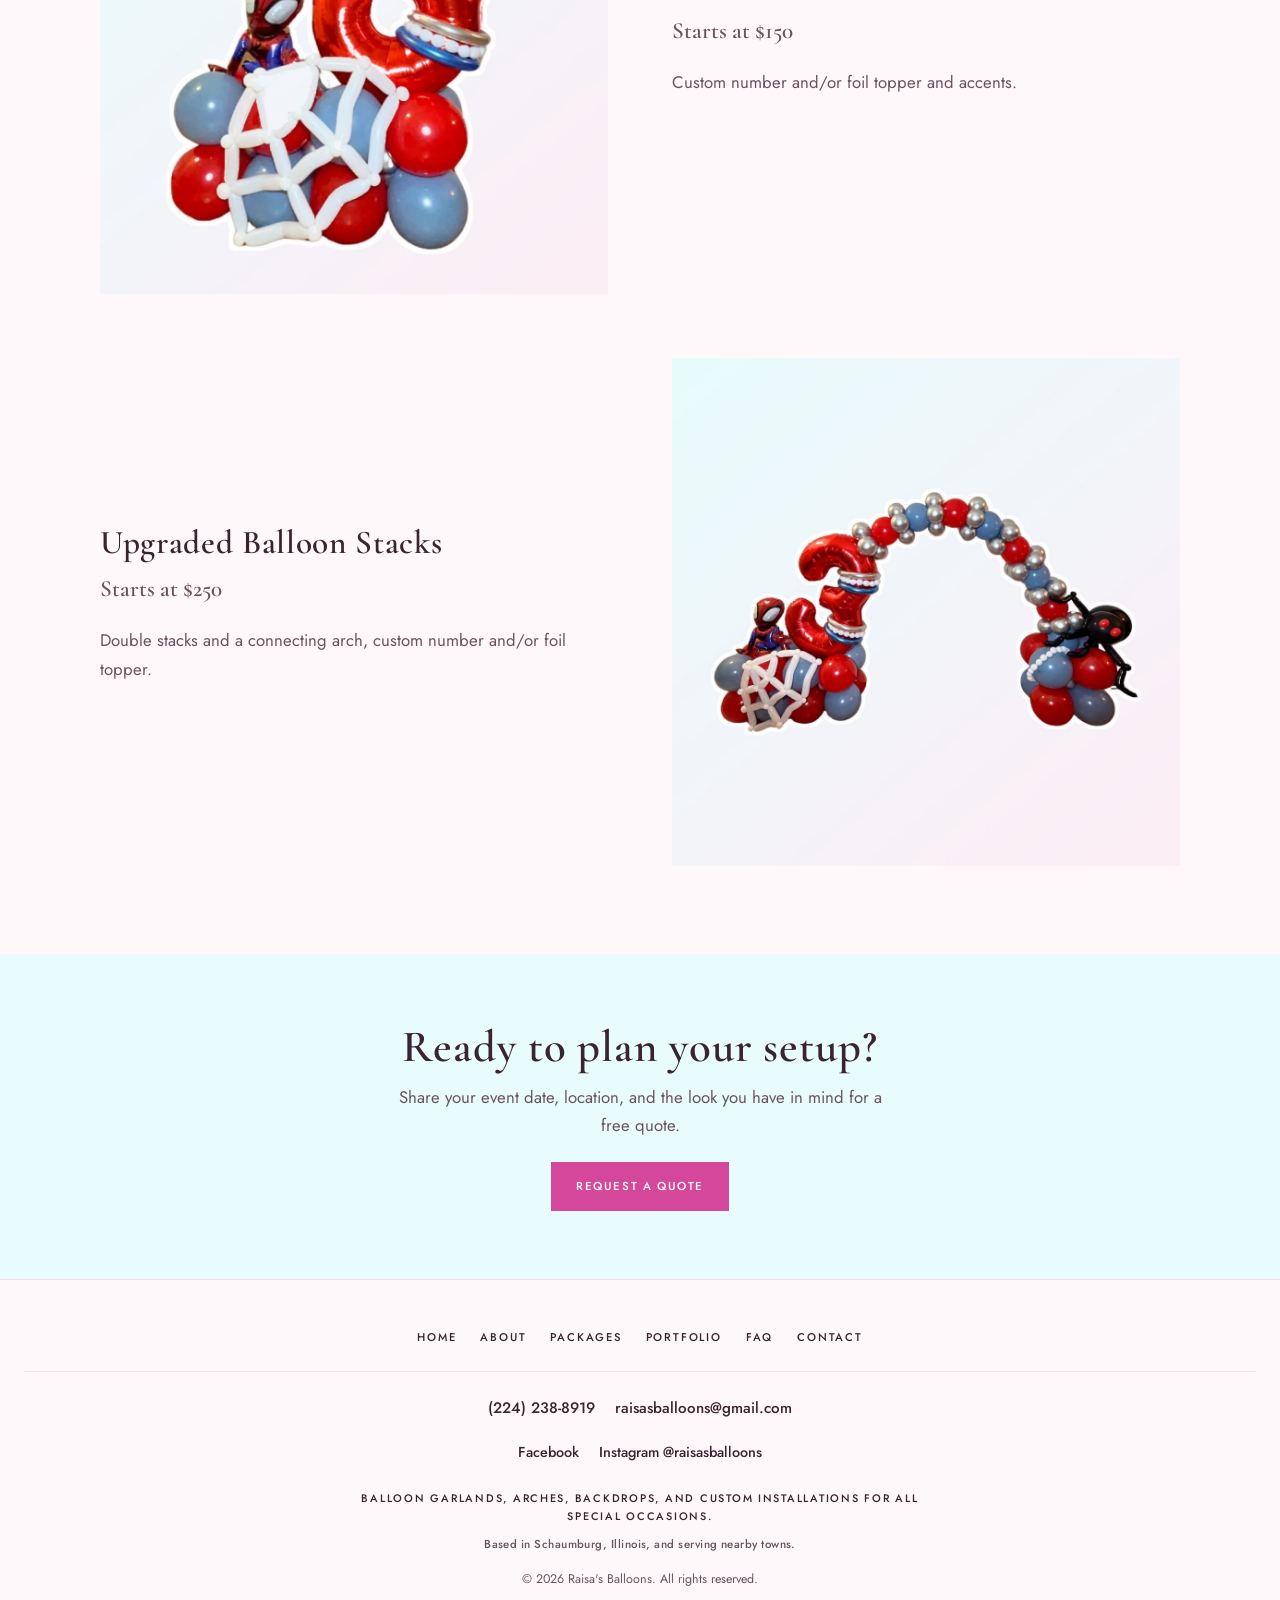
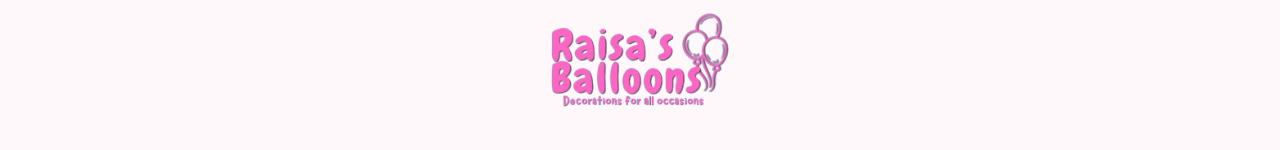
<file: packages.html>
<!DOCTYPE html>
<html lang="en">
<head>
  <meta charset="utf-8">
  <meta name="viewport" content="width=device-width, initial-scale=1">
  <title>Packages | Raisa's Balloons</title>
  <meta name="description" content="Backdrop and balloon packages from Raisa's Balloons in Schaumburg, Illinois. Minimum order $280 before tax and delivery.">
  <link rel="icon" href="images/favicon.png" type="image/png">
  <link rel="apple-touch-icon" href="images/apple-touch-icon.png">
  <link rel="preconnect" href="https://fonts.googleapis.com">
  <link rel="preconnect" href="https://fonts.gstatic.com" crossorigin>
  <link href="https://fonts.googleapis.com/css2?family=Cormorant+Garamond:ital,wght@0,500;0,600;0,700;1,500&family=Fredoka:wght@500;600&family=Jost:ital,wght@0,300;0,400;0,500;0,600;1,400&display=swap" rel="stylesheet">
  <link rel="stylesheet" href="styles.css">
</head>
<body>
  <a class="skip-link" href="#main">Skip to content</a>
  <div class="topbar">
    <a href="https://www.honeybook.com/widget/raisas_balloons_300525/cf_id/6a5a841b2a270c5f07f671cb" target="_blank" rel="noopener">Request a free quote</a>
  </div>

  <header class="site-header">
    <input type="checkbox" id="nav-toggle" class="nav-toggle">
    <label for="nav-toggle" class="nav-toggle-btn">
      <span class="sr-only">Menu</span>
      <span class="nav-toggle-bar" aria-hidden="true"></span>
    </label>
    <nav class="site-nav" aria-label="Primary">
        <a href="index.html">Home</a>
        <a href="about.html">About</a>
        <a href="packages.html" aria-current="page">Packages</a>
        <a href="portfolio.html">Portfolio</a>
        <a href="faq.html">FAQ</a>
        <a href="contact.html">Contact</a>
        <a href="https://www.facebook.com/p/Raisas-Balloons-61575443287035/" target="_blank" rel="noopener">Facebook</a>
        <a href="https://www.instagram.com/raisasballoons/" target="_blank" rel="noopener">Instagram</a>
    </nav>
    <a class="brand" href="index.html" aria-label="Raisa's Balloons home">
      <img class="brand-logo" src="images/logo.png" width="898" height="491" alt="">
    </a>
  </header>
  <main id="main">
    <section class="page-intro">
      <p class="eyebrow">Our offerings</p>
      <h1>Packages</h1>
      <p class="lede">Backdrop packages and balloon stacks for indoor celebrations in Schaumburg and nearby towns. Every setup is designed around your occasion.</p>
    </section>

    <section class="packages-group" id="backdrop-packages">
      <h2 class="group-title">Backdrop packages</h2>

      <article class="offering">
        <div class="offering-photo">
          <img src="images/pkg-mini-event.jpg" width="1100" height="1100" alt="Small arched backdrop reading A Little Bunny Is On The Way, with Peter Rabbit artwork and a blue, green, and cream balloon garland.">
        </div>
        <div class="split-copy">
          <h3>Mini-Event Bundle</h3>
          <p class="price">Starts at $280</p>
          <p>One small panel backdrop and a 9 ft balloon garland. Indoor events only, limited add-ons available.</p>
        </div>
      </article>

      <article class="offering offer-reverse">
        <div class="offering-photo">
          <img src="images/pkg-standard.jpg" width="802" height="931" alt="Blush arched Oh Baby backdrop with a pink, rose, and gold balloon garland, set indoors against a brick fireplace.">
        </div>
        <div class="split-copy">
          <h3>Standard</h3>
          <p class="price">Starts at $350</p>
          <p>One panel backdrop and a 14 ft balloon garland.</p>
        </div>
      </article>

      <article class="offering">
        <div class="offering-photo">
          <img src="images/pkg-signature.jpg" width="1010" height="722" alt="Two-panel pink and blue backdrop reading A Little Duckling is on the way, framed by pink, blue, and white balloon garlands with rubber-duck foil balloons.">
        </div>
        <div class="split-copy">
          <h3>Signature</h3>
          <p class="price">Starts at $475</p>
          <p>Two-panel backdrop and a 24 ft balloon garland.</p>
        </div>
      </article>

      <article class="offering offer-reverse">
        <div class="offering-photo">
          <img src="images/pkg-showstopper.jpg" width="1192" height="644" alt="Three-panel Cielito Lindo backdrop under a tent, with pink and white balloon garlands and floral accents.">
        </div>
        <div class="split-copy">
          <h3>Showstopper</h3>
          <p class="price">Starts at $625</p>
          <p>Three-panel backdrop and a 30 ft balloon garland.</p>
        </div>
      </article>

      <aside class="fine-print">
        <p>Delivery fee not included. Add-ons not included. Pickup after 10 PM incurs an additional $25 fee. Pricing is for indoor setups only; outdoor setups incur an additional fee.</p>
      </aside>
    </section>

    <section class="packages-group" id="other-packages">
      <p class="price">Minimum order: $280 (before tax and delivery)</p>

      <h2 class="group-title">Other packages</h2>

      <article class="offering">
        <div class="offering-photo">
          <img src="images/pkg-balloon-stacks.jpg" width="1100" height="1100" alt="Red and gray balloon stack topped with a large red foil number 3, a Spider-Man foil, and a white balloon spiderweb.">
        </div>
        <div class="split-copy">
          <h3>Balloon Stacks</h3>
          <p class="price">Starts at $150</p>
          <p>Custom number and/or foil topper and accents.</p>
        </div>
      </article>

      <article class="offering offer-reverse">
        <div class="offering-photo">
          <img src="images/pkg-upgraded-stacks.jpg" width="1100" height="1100" alt="Two red and gray balloon stacks connected by an arch, with a red foil number 3, a Spider-Man foil, a white balloon spiderweb, and a black balloon spider.">
        </div>
        <div class="split-copy">
          <h3>Upgraded Balloon Stacks</h3>
          <p class="price">Starts at $250</p>
          <p>Double stacks and a connecting arch, custom number and/or foil topper.</p>
        </div>
      </article>
    </section>

    <section class="cta-band">
      <h2>Ready to plan your setup?</h2>
      <p>Share your event date, location, and the look you have in mind for a free quote.</p>
      <a class="btn btn-primary" href="https://www.honeybook.com/widget/raisas_balloons_300525/cf_id/6a5a841b2a270c5f07f671cb" target="_blank" rel="noopener">Request a quote</a>
    </section>
  </main>
  <footer class="site-footer">
    <nav class="footer-nav" aria-label="Footer">
      <a href="index.html">Home</a>
      <a href="about.html">About</a>
      <a href="packages.html">Packages</a>
      <a href="portfolio.html">Portfolio</a>
      <a href="faq.html">FAQ</a>
      <a href="contact.html">Contact</a>
    </nav>
    <p class="footer-contact">
      <a href="tel:+12242388919">(224) 238-8919</a>
      <a href="mailto:raisasballoons@gmail.com">raisasballoons@gmail.com</a>
    </p>
    <p class="footer-social">
      <a href="https://www.facebook.com/p/Raisas-Balloons-61575443287035/" target="_blank" rel="noopener">Facebook</a>
      <a href="https://www.instagram.com/raisasballoons/" target="_blank" rel="noopener">Instagram @raisasballoons</a>
    </p>
    <p class="footer-specialty">Balloon garlands, arches, backdrops, and custom installations for all special occasions.</p>
    <p class="footer-place">Based in Schaumburg, Illinois, and serving nearby towns.</p>
    <p class="footer-copy">&copy; 2026 Raisa's Balloons. All rights reserved.</p>
    <img class="footer-logo" src="images/logo.png" width="898" height="491" alt="Raisa's Balloons">
  </footer>
  <script src="site.js"></script>
</body>
</html>
</file>
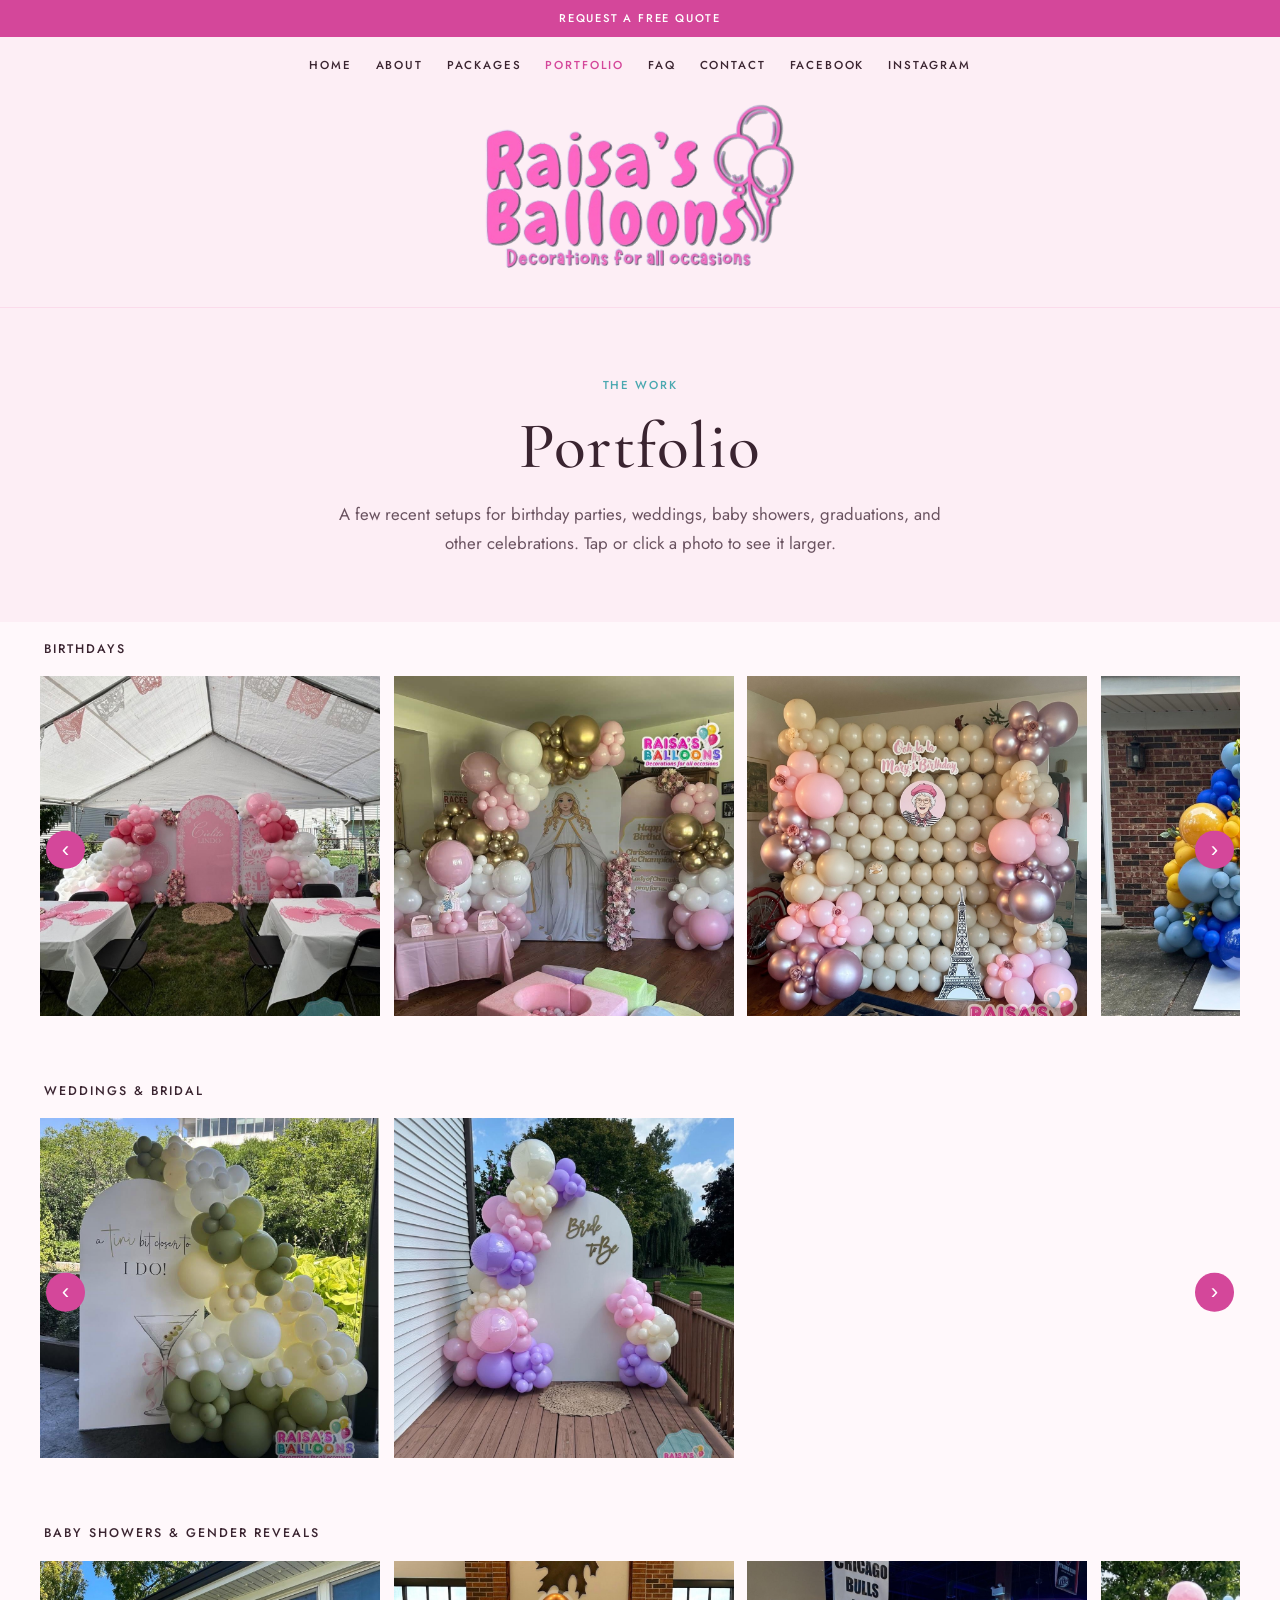
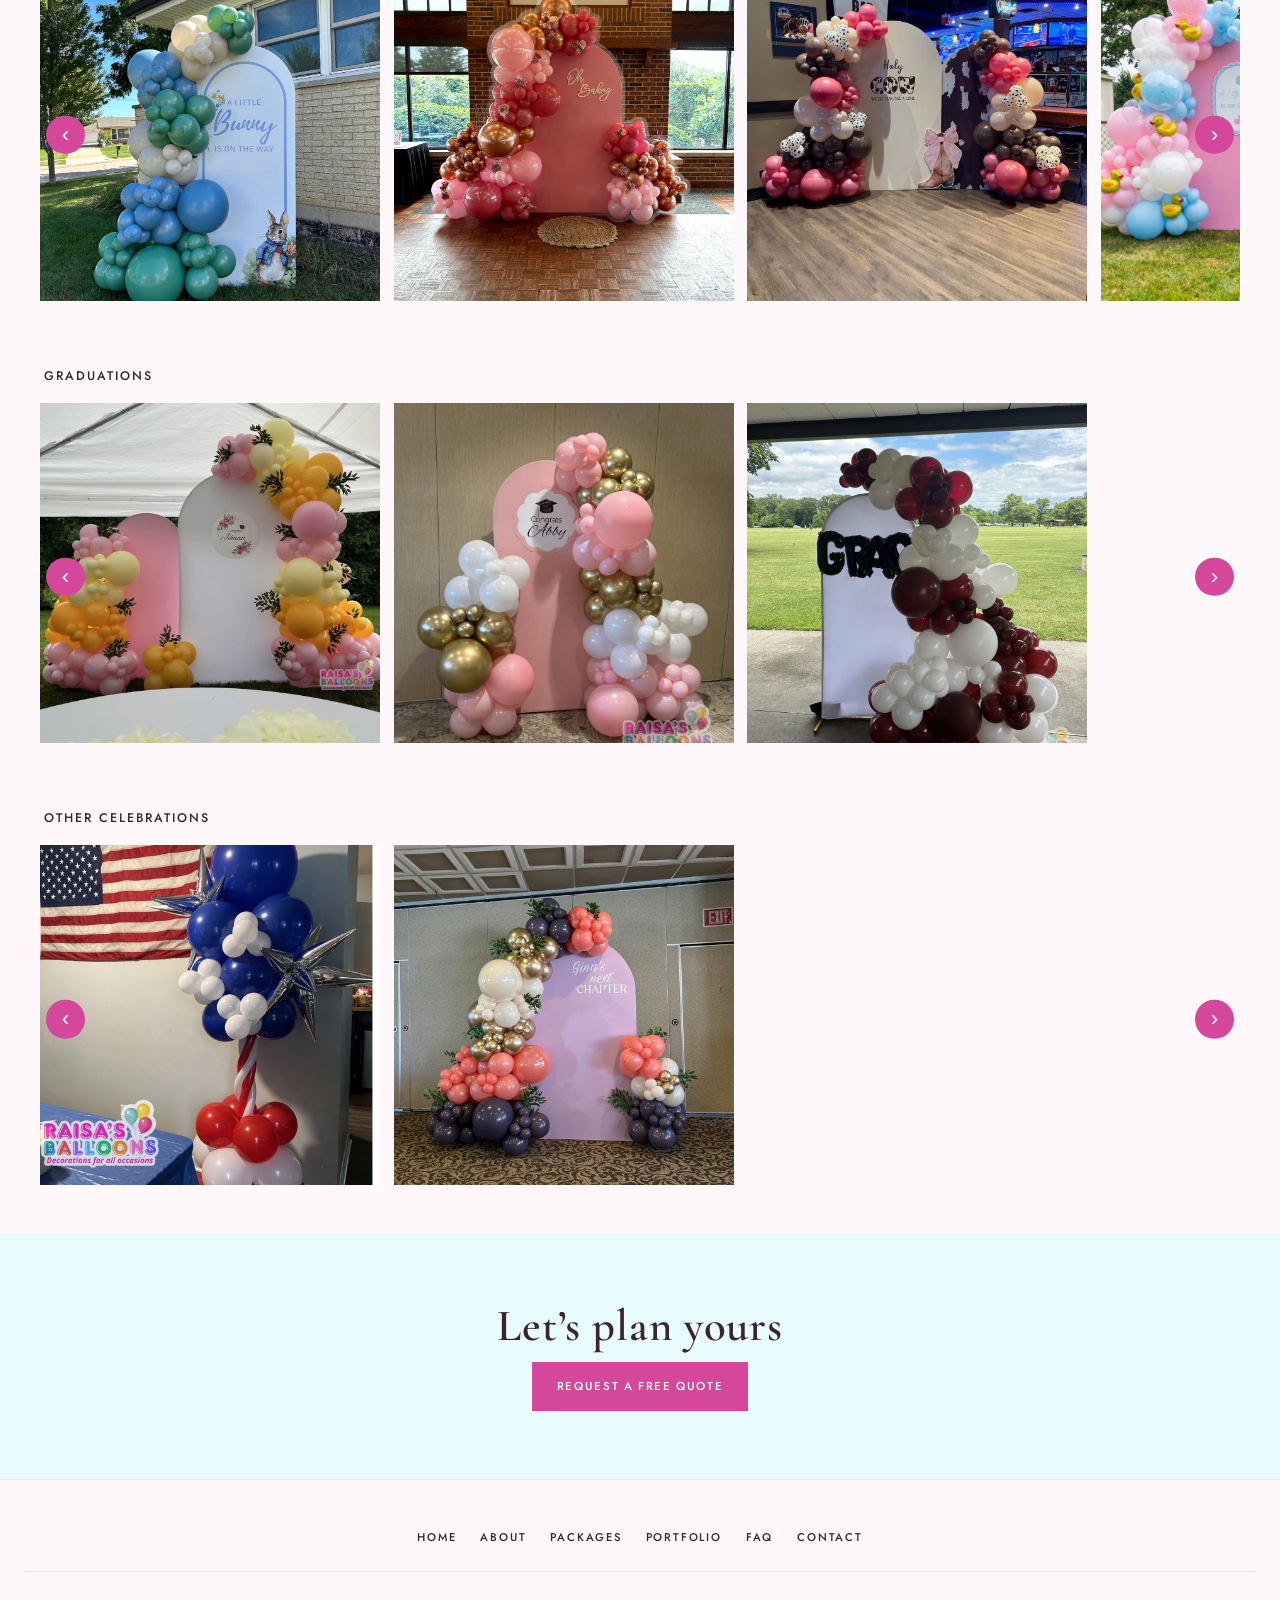
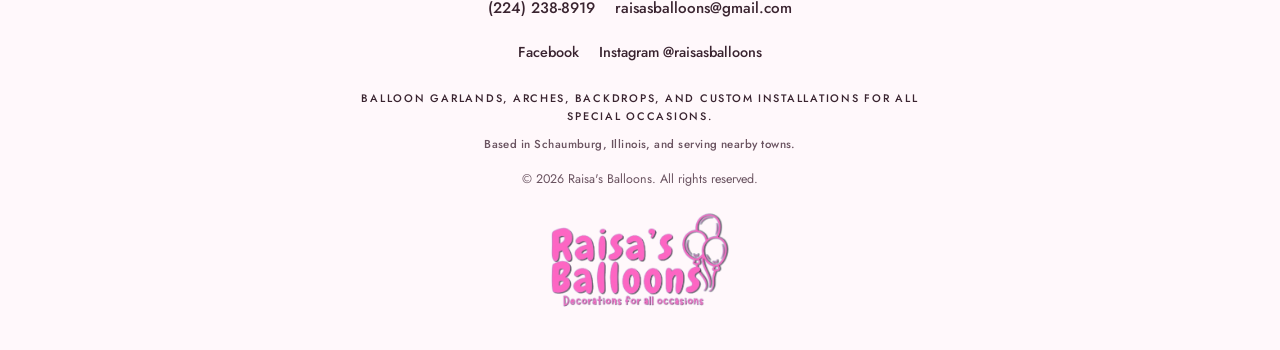
<file: portfolio.html>
<!DOCTYPE html>
<html lang="en">
<head>
  <meta charset="utf-8">
  <meta name="viewport" content="width=device-width, initial-scale=1">
  <title>Portfolio | Raisa's Balloons</title>
  <meta name="description" content="A look at recent balloon garlands, arches, backdrops, and custom installations by Raisa's Balloons in Schaumburg, Illinois.">
  <link rel="icon" href="images/favicon.png" type="image/png">
  <link rel="apple-touch-icon" href="images/apple-touch-icon.png">
  <link rel="preconnect" href="https://fonts.googleapis.com">
  <link rel="preconnect" href="https://fonts.gstatic.com" crossorigin>
  <link href="https://fonts.googleapis.com/css2?family=Cormorant+Garamond:ital,wght@0,500;0,600;0,700;1,500&family=Fredoka:wght@500;600&family=Jost:ital,wght@0,300;0,400;0,500;0,600;1,400&display=swap" rel="stylesheet">
  <link rel="stylesheet" href="styles.css">
</head>
<body>
  <a class="skip-link" href="#main">Skip to content</a>
  <div class="topbar">
    <a href="https://www.honeybook.com/widget/raisas_balloons_300525/cf_id/6a5a841b2a270c5f07f671cb" target="_blank" rel="noopener">Request a free quote</a>
  </div>

  <header class="site-header">
    <input type="checkbox" id="nav-toggle" class="nav-toggle">
    <label for="nav-toggle" class="nav-toggle-btn">
      <span class="sr-only">Menu</span>
      <span class="nav-toggle-bar" aria-hidden="true"></span>
    </label>
    <nav class="site-nav" aria-label="Primary">
        <a href="index.html">Home</a>
        <a href="about.html">About</a>
        <a href="packages.html">Packages</a>
        <a href="portfolio.html" aria-current="page">Portfolio</a>
        <a href="faq.html">FAQ</a>
        <a href="contact.html">Contact</a>
        <a href="https://www.facebook.com/p/Raisas-Balloons-61575443287035/" target="_blank" rel="noopener">Facebook</a>
        <a href="https://www.instagram.com/raisasballoons/" target="_blank" rel="noopener">Instagram</a>
    </nav>
    <a class="brand" href="index.html" aria-label="Raisa's Balloons home">
      <img class="brand-logo" src="images/logo.png" width="898" height="491" alt="">
    </a>
  </header>
  <main id="main">
    <section class="page-intro">
      <p class="eyebrow">The work</p>
      <h1>Portfolio</h1>
      <p class="lede">A few recent setups for birthday parties, weddings, baby showers, graduations, and other celebrations. Tap or click a photo to see it larger.</p>
    </section>

    <section class="portfolio-block">
      <h2 class="cat-title">Birthdays</h2>
      <div class="carousel" data-carousel>
        <div class="carousel-track">
          <button type="button" class="gallery-item">
            <img src="images/gallery-01.jpg" width="1080" height="1080" alt="Pink and white balloon arches around a Cielito Lindo backdrop at an outdoor tent party.">
          </button>
          <button type="button" class="gallery-item">
            <img src="images/gallery-04.jpg" width="1080" height="1080" alt="Pink, white, and gold balloon garland with a painted backdrop of the Virgin Mary.">
          </button>
          <button type="button" class="gallery-item">
            <img src="images/gallery-10.jpg" width="1080" height="1080" alt="Pastel and metallic balloon wall with an Eiffel Tower cutout and birthday lettering.">
          </button>
          <button type="button" class="gallery-item">
            <img src="images/featured-6.jpg" width="1080" height="1350" alt="Blue and yellow balloon garland with lemons and greenery around a Happy Birthday Indira backdrop with blue tile trim.">
          </button>
        </div>
        <button type="button" class="carousel-btn prev" aria-label="Previous photos">‹</button>
        <button type="button" class="carousel-btn next" aria-label="Next photos">›</button>
      </div>
    </section>

    <section class="portfolio-block">
      <h2 class="cat-title">Weddings &amp; Bridal</h2>
      <div class="carousel" data-carousel>
        <div class="carousel-track">
          <button type="button" class="gallery-item">
            <img src="images/gallery-09.jpg" width="1080" height="1080" alt="Olive and cream balloon garland beside a bridal backdrop that reads a tini bit closer to I do.">
          </button>
          <button type="button" class="gallery-item">
            <img src="images/featured-5.jpg" width="1080" height="1350" alt="Pink, lavender, and cream balloon garland around a white arch backdrop that reads Bride to Be.">
          </button>
        </div>
        <button type="button" class="carousel-btn prev" aria-label="Previous photos">‹</button>
        <button type="button" class="carousel-btn next" aria-label="Next photos">›</button>
      </div>
    </section>

    <section class="portfolio-block">
      <h2 class="cat-title">Baby Showers &amp; Gender Reveals</h2>
      <div class="carousel" data-carousel>
        <div class="carousel-track">
          <button type="button" class="gallery-item">
            <img src="images/featured-2.jpg" width="1080" height="1350" alt="Sage, green, blue, and cream balloon garland beside an arch backdrop that reads A little bunny is on the way.">
          </button>
          <button type="button" class="gallery-item">
            <img src="images/featured-3.jpg" width="1080" height="1350" alt="Pink, rose, and copper balloon garland with flower accents around a pink arch backdrop that reads Oh Baby.">
          </button>
          <button type="button" class="gallery-item">
            <img src="images/featured-4.jpg" width="1080" height="1350" alt="Pink, brown, cream, and cow-print balloon garland around a Holy Cow, we're having a girl backdrop.">
          </button>
          <button type="button" class="gallery-item">
            <img src="images/featured-7.jpg" width="1024" height="821" alt="Pink, blue, and white balloon garland with rubber duck foil balloons around pink and blue arch backdrops that read A little duckling is on the way.">
          </button>
          <button type="button" class="gallery-item">
            <img src="images/gallery-11.jpg" width="1080" height="1080" alt="Baby-themed balloon column in blue, red, and white, topped with a baby foil balloon and a duck.">
          </button>
        </div>
        <button type="button" class="carousel-btn prev" aria-label="Previous photos">‹</button>
        <button type="button" class="carousel-btn next" aria-label="Next photos">›</button>
      </div>
    </section>

    <section class="portfolio-block">
      <h2 class="cat-title">Graduations</h2>
      <div class="carousel" data-carousel>
        <div class="carousel-track">
          <button type="button" class="gallery-item">
            <img src="images/gallery-06.jpg" width="1080" height="1080" alt="Yellow, orange, and pink balloon garland with greenery around a graduation backdrop.">
          </button>
          <button type="button" class="gallery-item">
            <img src="images/gallery-07.jpg" width="1080" height="1080" alt="Pink, white, and gold balloon arch around a graduation backdrop.">
          </button>
          <button type="button" class="gallery-item">
            <img src="images/gallery-08.jpg" width="1080" height="1080" alt="Outdoor graduation backdrop with a burgundy and white balloon garland and GRAD letter balloons.">
          </button>
        </div>
        <button type="button" class="carousel-btn prev" aria-label="Previous photos">‹</button>
        <button type="button" class="carousel-btn next" aria-label="Next photos">›</button>
      </div>
    </section>

    <section class="portfolio-block">
      <h2 class="cat-title">Other celebrations</h2>
      <div class="carousel" data-carousel>
        <div class="carousel-track">
          <button type="button" class="gallery-item">
            <img src="images/gallery-05.jpg" width="1080" height="1080" alt="Patriotic red, white, and blue balloon column with silver star balloons.">
          </button>
          <button type="button" class="gallery-item">
            <img src="images/featured-1.jpg" width="1080" height="1350" alt="Plum, coral, cream, and gold balloon garland with greenery around a lavender arch backdrop that reads Gina's next chapter.">
          </button>
        </div>
        <button type="button" class="carousel-btn prev" aria-label="Previous photos">‹</button>
        <button type="button" class="carousel-btn next" aria-label="Next photos">›</button>
      </div>
    </section>

    <section class="cta-band">
      <h2>Let’s plan yours</h2>
      <a class="btn btn-primary" href="https://www.honeybook.com/widget/raisas_balloons_300525/cf_id/6a5a841b2a270c5f07f671cb" target="_blank" rel="noopener">Request a free quote</a>
    </section>
  </main>

  <div class="lightbox" id="lightbox" hidden>
    <div class="lightbox-backdrop" data-close="true"></div>
    <button type="button" class="lightbox-close" data-close="true" aria-label="Close">×</button>
    <button type="button" class="lightbox-prev" aria-label="Previous photo">‹</button>
    <figure class="lightbox-figure">
      <img id="lightbox-image" src="images/gallery-01.jpg" alt="Balloon decoration photo">
      <figcaption id="lightbox-caption"></figcaption>
    </figure>
    <button type="button" class="lightbox-next" aria-label="Next photo">›</button>
  </div>

  <footer class="site-footer">
    <nav class="footer-nav" aria-label="Footer">
      <a href="index.html">Home</a>
      <a href="about.html">About</a>
      <a href="packages.html">Packages</a>
      <a href="portfolio.html">Portfolio</a>
      <a href="faq.html">FAQ</a>
      <a href="contact.html">Contact</a>
    </nav>
    <p class="footer-contact">
      <a href="tel:+12242388919">(224) 238-8919</a>
      <a href="mailto:raisasballoons@gmail.com">raisasballoons@gmail.com</a>
    </p>
    <p class="footer-social">
      <a href="https://www.facebook.com/p/Raisas-Balloons-61575443287035/" target="_blank" rel="noopener">Facebook</a>
      <a href="https://www.instagram.com/raisasballoons/" target="_blank" rel="noopener">Instagram @raisasballoons</a>
    </p>
    <p class="footer-specialty">Balloon garlands, arches, backdrops, and custom installations for all special occasions.</p>
    <p class="footer-place">Based in Schaumburg, Illinois, and serving nearby towns.</p>
    <p class="footer-copy">&copy; 2026 Raisa's Balloons. All rights reserved.</p>
    <img class="footer-logo" src="images/logo.png" width="898" height="491" alt="Raisa's Balloons">
  </footer>
  <script src="site.js"></script>
</body>
</html>
</file>
<file: styles.css>
/* Raisa's Balloons — editorial layout inspired by Konfetti's format,
   with Raisa's own pink + aqua palette, photos, and official logo. */
:root {
  --pink: #f06ab0;
  --pink-deep: #d4479a;
  --pink-soft: #f8c2de;
  --blush: #fdeef5;
  --cream: #fff8fb;
  --aqua: #bff8fb;
  --aqua-deep: #4aa8b0;
  --aqua-soft: #e8fcfd;
  --ink: #3a2430;
  --ink-soft: #6a5360;
  --white: #ffffff;
  --font: "Jost", system-ui, sans-serif;
  --serif: "Cormorant Garamond", Georgia, serif;
  --script: "Fredoka", "Nunito", system-ui, sans-serif;
}

*, *::before, *::after { box-sizing: border-box; }

html {
  scroll-behavior: smooth;
}

body {
  margin: 0;
  font-family: var(--font);
  color: var(--ink);
  background: var(--cream);
  line-height: 1.7;
  font-size: 1.05rem;
  font-weight: 400;
}

img { max-width: 100%; height: auto; display: block; }
a { color: var(--pink-deep); }
a:hover { color: var(--pink); }

.sr-only {
  position: absolute;
  width: 1px; height: 1px;
  padding: 0; margin: -1px;
  overflow: hidden; clip: rect(0,0,0,0); border: 0;
}

.skip-link {
  position: absolute;
  left: 1rem; top: -4rem;
  background: var(--white);
  color: var(--ink);
  padding: 0.6rem 1rem;
  z-index: 200;
}
.skip-link:focus { top: 0.75rem; }

/* Top announcement bar */
.topbar {
  background: var(--pink-deep);
  color: var(--white);
  text-align: center;
  letter-spacing: 0.16em;
  text-transform: uppercase;
  font-size: 0.7rem;
  font-weight: 500;
  padding: 0.55rem 1rem;
}
.topbar a {
  color: inherit;
  text-decoration: none;
}
.topbar a:hover { text-decoration: underline; }

/* Header: centered nav, then centered logo */
.site-header {
  background: var(--blush);
  text-align: center;
  padding: 0.85rem 1.25rem 1.5rem;
  border-bottom: 1px solid rgba(240, 106, 176, 0.15);
  position: relative;
}

.site-nav {
  display: flex;
  justify-content: center;
  flex-wrap: wrap;
  gap: 0.2rem 1.5rem;
  margin-bottom: 1.15rem;
}
.site-nav a {
  color: var(--ink);
  text-decoration: none;
  text-transform: uppercase;
  letter-spacing: 0.16em;
  font-size: 0.72rem;
  font-weight: 500;
  padding: 0.35rem 0;
}
.site-nav a:hover,
.site-nav a[aria-current="page"] {
  color: var(--pink-deep);
}

.brand {
  display: inline-flex;
  text-decoration: none;
  color: inherit;
}
.brand-logo {
  display: block;
  width: min(20rem, 78vw);
  height: auto;
  margin: 0 auto;
}

.nav-toggle { display: none; }
.nav-toggle-btn { display: none; }

@media (max-width: 860px) {
  .site-header { padding-top: 3.2rem; }
  .brand-logo { width: min(15rem, 78vw); }
  .nav-toggle-btn {
    display: inline-flex;
    align-items: center;
    justify-content: center;
    position: absolute;
    top: 0.7rem;
    right: 1rem;
    width: 2.5rem;
    height: 2.5rem;
    border-radius: 50%;
    border: 1px solid var(--pink-soft);
    background: var(--white);
    cursor: pointer;
  }
  .nav-toggle-bar {
    display: block;
    width: 1.05rem;
    height: 2px;
    background: var(--ink);
    position: relative;
  }
  .nav-toggle-bar::before,
  .nav-toggle-bar::after {
    content: "";
    position: absolute;
    left: 0;
    width: 1.05rem;
    height: 2px;
    background: var(--ink);
  }
  .nav-toggle-bar::before { top: -6px; }
  .nav-toggle-bar::after { top: 6px; }
  .nav-toggle:checked + .nav-toggle-btn .nav-toggle-bar { background: transparent; }
  .nav-toggle:checked + .nav-toggle-btn .nav-toggle-bar::before { top: 0; transform: rotate(45deg); }
  .nav-toggle:checked + .nav-toggle-btn .nav-toggle-bar::after { top: 0; transform: rotate(-45deg); }

  .site-nav {
    display: none;
    flex-direction: column;
    gap: 0;
    margin: 0 0 1.25rem;
    padding-top: 0.25rem;
  }
  .site-nav a {
    padding: 0.7rem 0;
    border-bottom: 1px solid var(--pink-soft);
    font-size: 0.82rem;
  }
  .nav-toggle:checked ~ .site-nav { display: flex; }
}

/* Hero — full bleed, no rounded card */
.hero-bleed img {
  width: 100%;
  height: min(86vw, 760px);
  object-fit: cover;
  object-position: center 60%;
}

/* Typography bands */
.intro-band,
.page-intro,
.offerings-tease,
.about-tease,
.packages-group,
.cta-band,
.contact-page,
.about-page,
.portfolio-block,
.towns-serve,
.portfolio-invite,
.faq-list {
  padding: 4.25rem 1.5rem;
}

.intro-band,
.page-intro,
.cta-band {
  text-align: center;
  background: var(--blush);
}

.page-intro { padding-bottom: 2.25rem; }

.eyebrow,
.cat-title,
.group-title,
.footer-specialty,
.footer-place,
.service-lines {
  text-transform: uppercase;
  letter-spacing: 0.16em;
  font-weight: 500;
}

.eyebrow {
  margin: 0 0 0.85rem;
  font-size: 0.72rem;
  color: var(--aqua-deep);
}

h1, h2, h3 {
  font-family: var(--serif);
  font-weight: 600;
  line-height: 1.15;
  letter-spacing: 0.02em;
  margin: 0 0 1rem;
}

h1 {
  font-size: clamp(2.4rem, 5.5vw, 4.1rem);
  font-weight: 500;
}

h2 { font-size: clamp(2rem, 3.6vw, 2.8rem); }
h3 { font-size: clamp(1.6rem, 2.6vw, 2.1rem); margin-bottom: 0.5rem; }

.lede,
.intro-band .lede,
.page-intro .lede {
  max-width: 38rem;
  margin: 0 auto 1.75rem;
  color: var(--ink-soft);
}

.cta-row {
  display: flex;
  flex-wrap: wrap;
  gap: 0.75rem;
  justify-content: center;
}

.btn {
  display: inline-flex;
  align-items: center;
  justify-content: center;
  padding: 0.85rem 1.5rem;
  text-decoration: none;
  text-transform: uppercase;
  letter-spacing: 0.14em;
  font-size: 0.72rem;
  font-weight: 500;
  border: 1px solid transparent;
  transition: background 0.15s ease, color 0.15s ease, border-color 0.15s ease;
}

.btn-primary {
  background: var(--pink-deep);
  color: var(--white);
}
.btn-primary:hover { background: var(--pink); color: var(--white); }

.btn-ghost {
  background: transparent;
  color: var(--ink);
  border-color: var(--pink-soft);
}
.btn-ghost:hover { border-color: var(--pink); color: var(--pink-deep); }

.btn-soft {
  background: var(--blush);
  color: var(--ink);
  border-color: transparent;
}
.btn-soft:hover { background: var(--pink-soft); color: var(--ink); }

/* Wave divider */
.wave {
  height: 42px;
  background-repeat: repeat-x;
  background-size: 80px 42px;
  background-position: bottom;
}
.wave-aqua {
  background-color: var(--cream);
  background-image: url("data:image/svg+xml;utf8,<svg xmlns='http://www.w3.org/2000/svg' viewBox='0 0 80 42' preserveAspectRatio='none'><path d='M0 22 C 20 0, 20 0, 40 22 S 60 44, 80 22 V42 H0 Z' fill='%23bff8fb'/></svg>");
}
.wave-blush {
  background-color: var(--cream);
  background-image: url("data:image/svg+xml;utf8,<svg xmlns='http://www.w3.org/2000/svg' viewBox='0 0 80 42' preserveAspectRatio='none'><path d='M0 22 C 20 0, 20 0, 40 22 S 60 44, 80 22 V42 H0 Z' fill='%23fdeef5'/></svg>");
}

.offerings-tease { background: var(--cream); padding-top: 3.5rem; }

.section-head {
  text-align: center;
  max-width: 38rem;
  margin: 0 auto 2.25rem;
}
.section-head p { color: var(--ink-soft); }

.service-lines {
  list-style: none;
  display: flex;
  flex-wrap: wrap;
  justify-content: center;
  gap: 0.6rem 1.75rem;
  margin: 0 auto 3.5rem;
  padding: 0;
  font-size: 0.72rem;
  color: var(--pink-deep);
}

/* Alternating photo / copy blocks */
.split,
.offering,
.about-tease,
.about-page {
  display: grid;
  gap: 2rem;
  align-items: center;
  max-width: 1080px;
  margin: 0 auto 4rem;
}
.split img,
.about-tease img,
.about-tease-photo img,
.about-page img {
  width: 100%;
  aspect-ratio: 1;
  object-fit: cover;
}
.split-copy p { color: var(--ink-soft); }
.split-copy .btn { margin-top: 0.75rem; }

@media (min-width: 860px) {
  .split,
  .offering,
  .about-tease,
  .about-page {
    grid-template-columns: 1fr 1fr;
    gap: 4rem;
  }
  .split-photo-right img { order: 2; }
  .offer-reverse .offering-photo { order: 2; }
}

.about-tease {
  background: var(--blush);
  max-width: none;
  padding-left: max(1.5rem, calc((100% - 1080px) / 2));
  padding-right: max(1.5rem, calc((100% - 1080px) / 2));
  margin: 0;
}

/* Packages */
.packages-group { background: var(--cream); padding-top: 1.5rem; padding-bottom: 1.5rem; }
.group-title {
  text-align: center;
  font-family: var(--font);
  font-size: 0.78rem;
  margin: 0 auto 2.5rem;
  color: var(--aqua-deep);
}
.price {
  font-family: var(--serif);
  font-size: 1.45rem;
  color: var(--pink-deep);
  margin: 0 0 0.7rem;
  font-weight: 600;
}
.offering-photo {
  margin: 0;
  background: linear-gradient(180deg, var(--aqua-soft), var(--blush));
  overflow: hidden;
}
.offering-photo img {
  width: 100%;
  height: auto;
  display: block;
}
.fine-print {
  max-width: 40rem;
  margin: 0 auto 3rem;
  padding: 1.25rem 1.4rem;
  border-top: 1px solid var(--pink-soft);
  border-bottom: 1px solid var(--pink-soft);
  color: var(--ink-soft);
  font-size: 0.95rem;
}
.fine-print p { margin: 0; }

.cta-band { background: var(--aqua-soft); }
.cta-band h2 { margin-bottom: 0.6rem; }
.cta-band p { color: var(--ink-soft); margin: 0 auto 1.4rem; max-width: 32rem; }

/* Portfolio carousels */
.portfolio-block {
  padding-top: 1.25rem;
  padding-bottom: 2.25rem;
  background: var(--cream);
}
.cat-title {
  font-family: var(--font);
  font-size: 0.78rem;
  max-width: 1200px;
  margin: 0 auto 1rem;
  padding: 0 0.25rem;
  color: var(--ink);
}
.carousel {
  position: relative;
  max-width: 1200px;
  margin: 0 auto;
}
.carousel-track {
  display: flex;
  gap: 0.85rem;
  overflow-x: auto;
  scroll-snap-type: x mandatory;
  scroll-behavior: smooth;
  padding: 0.25rem 0 0.75rem;
  -webkit-overflow-scrolling: touch;
}
.carousel-track::-webkit-scrollbar { height: 6px; }
.carousel-track::-webkit-scrollbar-thumb { background: var(--pink-soft); }
.gallery-item {
  flex: 0 0 min(72vw, 340px);
  margin: 0;
  padding: 0;
  border: 0;
  background: transparent;
  cursor: zoom-in;
  scroll-snap-align: start;
}
.gallery-item img {
  width: 100%;
  aspect-ratio: 1;
  object-fit: cover;
}

.carousel-btn {
  position: absolute;
  top: 50%;
  transform: translateY(-50%);
  width: 2.4rem;
  height: 2.4rem;
  border-radius: 50%;
  border: 0;
  background: var(--pink-deep);
  color: var(--white);
  font-size: 1.4rem;
  line-height: 1;
  cursor: pointer;
  z-index: 2;
}
.carousel-btn.prev { left: 0.4rem; }
.carousel-btn.next { right: 0.4rem; }
.carousel-btn:hover { background: var(--pink); }
@media (max-width: 700px) {
  .carousel-btn { display: none; }
}

/* Contact */
.contact-page {
  background: var(--blush);
  display: grid;
  gap: 2.5rem;
  max-width: 1080px;
  margin: 0 auto;
}
@media (min-width: 800px) {
  .contact-page {
    grid-template-columns: 1.2fr 0.8fr;
    align-items: start;
    padding-left: 1.5rem;
    padding-right: 1.5rem;
  }
  .contact-page h1 {
    padding-bottom: 0.6rem;
    border-bottom: 1px solid var(--pink-soft);
  }
}
.contact-email,
.contact-link {
  font-family: var(--font);
  letter-spacing: 0.03em;
  font-size: 1.05rem;
  font-weight: 500;
  text-decoration: none;
  color: var(--ink);
}
.contact-link:hover { color: var(--pink-deep); }
.contact-place {
  letter-spacing: 0.08em;
  text-transform: uppercase;
  font-size: 0.78rem;
  font-weight: 500;
}
.contact-social { margin-top: 1.25rem; }

/* Footer */
.site-footer {
  text-align: center;
  padding: 3rem 1.5rem 2.5rem;
  background: var(--cream);
  border-top: 1px solid rgba(240, 106, 176, 0.18);
  color: var(--ink-soft);
}
.footer-nav {
  display: flex;
  justify-content: center;
  flex-wrap: wrap;
  gap: 0.4rem 1.5rem;
  margin-bottom: 1.5rem;
  padding-bottom: 1.5rem;
  border-bottom: 1px solid rgba(240, 106, 176, 0.18);
}
.footer-nav a {
  color: var(--ink);
  text-decoration: none;
  text-transform: uppercase;
  letter-spacing: 0.16em;
  font-size: 0.7rem;
  font-weight: 500;
}
.footer-nav a:hover { color: var(--pink-deep); }
.footer-social {
  display: flex;
  justify-content: center;
  gap: 1.25rem;
  margin: 0 0 1.5rem;
}
.footer-social a {
  color: var(--ink);
  text-decoration: none;
  font-weight: 500;
  font-size: 0.9rem;
}
.footer-social a:hover { color: var(--pink-deep); }
.footer-specialty {
  font-size: 0.68rem;
  max-width: 36rem;
  margin: 0 auto 0.6rem;
  color: var(--ink);
  line-height: 1.7;
}
.footer-place {
  font-size: 0.72rem;
  letter-spacing: 0.04em;
  text-transform: none;
  margin: 0 auto 0.85rem;
}
.footer-copy {
  font-size: 0.78rem;
  letter-spacing: 0;
  text-transform: none;
  margin: 0 auto 0.35rem;
  color: var(--ink-soft);
}
.footer-logo {
  display: block;
  width: min(11.5rem, 58vw);
  height: auto;
  margin: 1.25rem auto 0;
}

/* Lightbox */
body.lightbox-open { overflow: hidden; }
.lightbox[hidden] { display: none; }
.lightbox {
  position: fixed;
  inset: 0;
  z-index: 100;
  display: grid;
  place-items: center;
  padding: 3.5rem 3.25rem 2.5rem;
}
.lightbox-backdrop {
  position: absolute;
  inset: 0;
  background: rgba(35, 22, 28, 0.84);
}
.lightbox-figure {
  position: relative;
  margin: 0;
  max-width: min(92vw, 900px);
  z-index: 1;
}
.lightbox-figure img {
  max-height: min(78vh, 900px);
  width: auto;
  max-width: 100%;
  margin: 0 auto;
}
.lightbox-figure figcaption {
  color: #f7eef2;
  text-align: center;
  font-size: 0.95rem;
  margin-top: 0.75rem;
}
.lightbox-close,
.lightbox-prev,
.lightbox-next {
  position: absolute;
  z-index: 2;
  border: 0;
  background: var(--white);
  color: var(--ink);
  width: 2.6rem;
  height: 2.6rem;
  border-radius: 999px;
  font-size: 1.6rem;
  line-height: 1;
  cursor: pointer;
}
.lightbox-close { top: 0.8rem; right: 0.8rem; }
.lightbox-prev { left: 0.6rem; top: 50%; transform: translateY(-50%); }
.lightbox-next { right: 0.6rem; top: 50%; transform: translateY(-50%); }
@media (max-width: 640px) {
  .lightbox { padding: 4rem 0.6rem 1.5rem; }
  .lightbox-prev, .lightbox-next { top: auto; bottom: 0.6rem; transform: none; }
  .lightbox-prev { left: 1rem; }
  .lightbox-next { right: 1rem; }
}

@media (prefers-reduced-motion: reduce) {
  html { scroll-behavior: auto; }
  *, *::before, *::after { transition: none !important; }
}

/* Featured work grid on the home page */
.featured-grid {
  display: grid;
  grid-template-columns: repeat(3, 1fr);
  gap: 8px;
  padding: 8px;
}
.featured-grid .gallery-item { padding: 0; border: 0; background: none; cursor: zoom-in; }
.featured-grid img { width: 100%; height: auto; aspect-ratio: 4 / 5; object-fit: cover; display: block; border-radius: 6px; }
@media (max-width: 700px) { .featured-grid { grid-template-columns: repeat(2, 1fr); } }
.featured-grid .featured-wide { grid-column: 1 / -1; }
.featured-grid .featured-wide img { aspect-ratio: auto; max-height: 720px; }


/* Direct contact in the footer */
.footer-contact {
  display: flex;
  flex-wrap: wrap;
  justify-content: center;
  gap: 0.35rem 1.25rem;
  margin: 0 0 1.15rem;
}
.footer-contact a {
  color: var(--ink);
  text-decoration: none;
  font-weight: 500;
  font-size: 0.95rem;
}
.footer-contact a:hover { color: var(--pink-deep); }

/* Homepage package prices */
.home-contact {
  margin: 1.35rem 0 0;
  color: var(--ink-soft);
  font-size: 1rem;
}
.home-contact a {
  color: var(--ink);
  font-weight: 500;
  text-decoration: none;
}
.home-contact a:hover { color: var(--pink-deep); }

.home-tiers {
  list-style: none;
  margin: 1.1rem 0 0.75rem;
  padding: 0;
  display: grid;
  gap: 0.55rem 1.25rem;
}
@media (min-width: 520px) {
  .home-tiers { grid-template-columns: 1fr 1fr; }
}
.home-tiers li {
  display: flex;
  flex-direction: column;
  gap: 0.1rem;
  padding: 0.65rem 0.8rem;
  background: var(--blush);
  border: 1px solid rgba(240, 106, 176, 0.18);
}
.home-tiers span {
  font-size: 0.78rem;
  letter-spacing: 0.08em;
  text-transform: uppercase;
  font-weight: 500;
  color: var(--ink);
}
.home-tiers strong {
  font-family: var(--serif);
  font-size: 1.25rem;
  font-weight: 600;
  color: var(--pink-deep);
}
.home-min {
  margin: 0 0 0.4rem;
  font-size: 0.95rem;
  color: var(--ink-soft);
}

/* Towns we serve */
.towns-serve {
  background: var(--aqua-soft);
  padding-top: 3.25rem;
  padding-bottom: 3.25rem;
}
.towns-serve .section-head { margin-bottom: 1.4rem; }
.towns-list {
  max-width: 52rem;
  margin: 0 auto;
  font-size: 0.95rem;
  color: var(--ink-soft);
  line-height: 1.85;
  text-align: center;
}
.towns-serve-page {
  max-width: none;
}

/* Portfolio invite on the home page (replaces the repeating gallery) */
.portfolio-invite {
  text-align: center;
  background: var(--cream);
  padding-top: 0.5rem;
  padding-bottom: 3.5rem;
}
.portfolio-invite p {
  margin: 0 auto 1.1rem;
  color: var(--ink-soft);
}

/* Caption for the about-tease photo */
.about-tease-photo {
  margin: 0;
}
.about-tease-photo figcaption {
  margin-top: 0.65rem;
  font-size: 0.92rem;
  color: var(--ink-soft);
  font-style: italic;
  text-align: center;
}

/* FAQ */
.faq-list {
  max-width: 44rem;
  margin: 0 auto;
  padding-top: 0.5rem;
  padding-bottom: 3.5rem;
  background: var(--cream);
}
.faq-item {
  padding: 1.6rem 0;
  border-bottom: 1px solid var(--pink-soft);
}
.faq-item:first-child { border-top: 1px solid var(--pink-soft); }
.faq-item h2 {
  font-size: clamp(1.35rem, 2.2vw, 1.7rem);
  margin-bottom: 0.55rem;
}
.faq-item p { color: var(--ink-soft); margin: 0; }
.faq-note {
  font-style: italic;
  color: var(--ink-soft);
}

.town-name { white-space: nowrap; }
.about-tease.about-tease-solo { display: block; max-width: 760px; margin-left: auto; margin-right: auto; text-align: center; }
</file>
